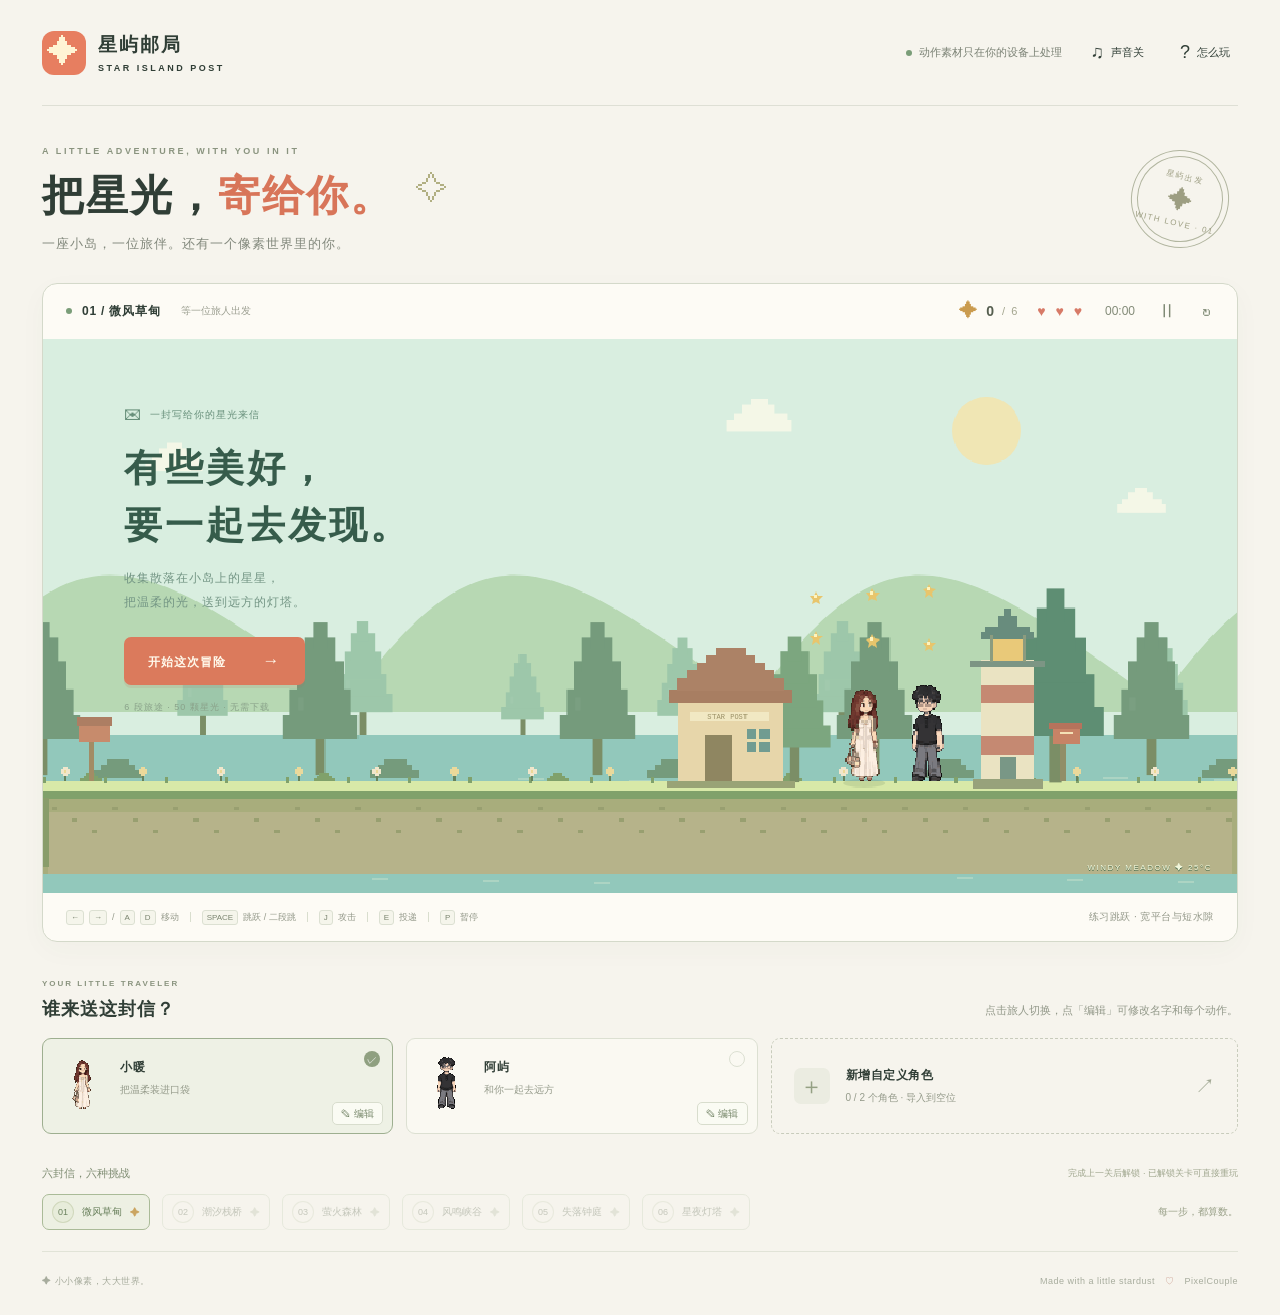
<file: index.html>
<!doctype html>
<html lang="zh-CN">
<head>
<meta charset="utf-8"><meta name="viewport" content="width=device-width,initial-scale=1,viewport-fit=cover">
<meta name="theme-color" content="#f6f4ec"><meta name="description" content="一场可以带着自己出发的像素小冒险。导入完整角色动作图，成为像素旅人，收集星光，把信送往灯塔。">
<title>星屿邮局 · 把星光寄给你</title>
<link rel="icon" href="data:image/svg+xml,%3Csvg xmlns='http://www.w3.org/2000/svg' viewBox='0 0 64 64'%3E%3Crect width='64' height='64' rx='16' fill='%23ec795d'/%3E%3Cpath d='m32 10 6 14 16 2-12 11 3 17-13-8-14 8 3-17L10 26l16-2Z' fill='%23fff4cb'/%3E%3C/svg%3E">
<link rel="stylesheet" href="style.css"><link rel="stylesheet" href="workshop.css"><link rel="stylesheet" href="victory.css">
</head>
<body>
<div class="page">
<header class="site-header"><a class="brand" href="#" aria-label="星屿邮局首页"><span class="brand-icon">✦</span><span>星屿邮局<small>STAR ISLAND POST</small></span></a><div class="header-right"><span class="privacy"><i></i>动作素材只在你的设备上处理</span><button class="icon-btn" id="soundBtn" aria-label="开启声音" title="开启声音">♫<span id="soundLabel">声音关</span></button><button class="icon-btn" id="helpBtn" aria-label="查看玩法">?<span>怎么玩</span></button></div></header>
<main>
<section class="heading"><div><div class="eyebrow">A LITTLE ADVENTURE, WITH YOU IN IT</div><h1>把星光，<span>寄给你。</span><i>✧</i></h1><p>一座小岛，一位旅伴。还有一个像素世界里的你。</p></div><div class="postmark" aria-hidden="true"><span>星屿出发</span><b>✦</b><span>WITH LOVE · 01</span></div></section>
<section class="game-shell" aria-label="星屿邮局游戏">
<div class="game-top"><div class="chapter-title"><span class="live-dot"></span><b id="levelName">01 / 微风草甸</b><span class="game-status" id="gameStatus">等一位旅人出发</span></div><div class="hud"><span class="star-counter">✦ <b id="starCount">0</b><small>/ <span id="starTotal">6</span></small></span><span id="hearts" aria-label="3颗心">♥ ♥ ♥</span><span class="time" id="time">00:00</span><button id="pauseBtn" class="mini-btn" aria-label="暂停游戏" title="暂停 · P">Ⅱ</button><button id="restartBtn" class="mini-btn" aria-label="重新开始本关" title="重新开始本关">↻</button></div></div>
<div class="stage" id="stage"><canvas id="game" width="1120" height="520" tabindex="0" aria-label="像素冒险。左右方向键移动，空格跳跃，可二段跳，J键攻击，E键投递。"></canvas>
<div class="intro" id="intro"><div class="intro-label"><span>✉</span> 一封写给你的星光来信</div><h2>有些美好，<br>要一起去发现。</h2><p>收集散落在小岛上的星星，<br>把温柔的光，送到远方的灯塔。</p><button class="primary" id="startBtn">开始这次冒险 <span>→</span></button><div class="intro-note">6 段旅途 · 50 颗星光 · 无需下载</div></div>
<div class="scene-tag" id="sceneTag">WINDY MEADOW <span>✦</span> 25°C</div>
<div class="mechanic-badge" id="mechanicBadge" hidden></div><div class="combat-hud" id="combatHud" hidden><span>击退 <b id="defeatCount">0 / 1</b></span><span class="combat-key">J 攻击</span></div>
<div class="message" id="gameMessage" role="status" aria-live="polite"></div>
<div class="mobile-controls" id="mobileControls"><div><button data-control="left" aria-label="向左移动">←</button><button data-control="right" aria-label="向右移动">→</button></div><div><button data-control="attack" class="attack-control" aria-label="攻击怪兽">⚔</button><button data-control="interact" aria-label="投递星光">✉</button><button data-control="jump" class="jump-control" aria-label="跳跃">↑</button></div></div>
<div class="overlay" id="resultOverlay" hidden><div class="result-card"><div id="resultIcon" class="result-icon">✦</div><div class="eyebrow" id="resultEyebrow">A LITTLE LIGHT, A LONG WAY</div><h2 id="resultTitle">这一站，送达。</h2><p id="resultText"></p><div id="resultStats" class="result-stats"></div><button class="primary" id="continueBtn">前往下一座岛 →</button><button class="text-btn" id="homeBtn">回到出发地</button></div></div>
</div>
<div class="game-bottom"><span class="control-guide"><kbd>←</kbd><kbd>→</kbd> / <kbd>A</kbd><kbd>D</kbd> 移动 <span class="separator"></span><kbd>SPACE</kbd> 跳跃 / 二段跳 <span class="separator"></span><kbd>J</kbd> 攻击 <span class="separator"></span><kbd>E</kbd> 投递 <span class="separator"></span><kbd>P</kbd> 暂停</span><span class="goal" id="mechanicLabel">练习跳跃 · 宽平台与短水隙</span></div>
</section>
<section class="characters"><div class="section-label"><div><span class="eyebrow">YOUR LITTLE TRAVELER</span><h2>谁来送这封信？</h2></div><p>点击旅人切换，点「编辑」可修改名字和每个动作。</p></div><div class="character-list" id="characterList"><div class="character-entry" id="herEntry"><button class="character selected" data-character="her" aria-pressed="true"><canvas width="80" height="80" id="herThumb"></canvas><span><b id="herName">小暖</b><small>把温柔装进口袋</small></span><i>✓</i></button><button class="edit-character" type="button" data-edit-character="her" aria-label="编辑角色">✎ 编辑</button></div><div class="character-entry" id="meEntry"><button class="character" data-character="me" aria-pressed="false"><canvas width="80" height="80" id="meThumb"></canvas><span><b id="meName">阿屿</b><small>和你一起去远方</small></span><i>✓</i></button><button class="edit-character" type="button" data-edit-character="me" aria-label="编辑角色">✎ 编辑</button></div><div class="character-entry" id="customEntry" hidden><button class="character custom-card" id="customCard" data-character="custom" aria-pressed="false" hidden><canvas width="80" height="80" id="customThumb"></canvas><span><b id="customName">我的像素小人</b><small id="customMeta">角色 1 · 自动攻击</small></span><i>✓</i></button><button class="edit-character" type="button" data-edit-character="custom" aria-label="编辑角色">✎ 编辑</button></div><div class="character-entry" id="customEntry2" hidden><button class="character custom-card" id="customCard2" data-character="custom2" aria-pressed="false" hidden><canvas width="80" height="80" id="customThumb2"></canvas><span><b id="customName2">我的像素小人 2</b><small id="customMeta2">角色 2 · 自动攻击</small></span><i>✓</i></button><button class="edit-character" type="button" data-edit-character="custom2" aria-label="编辑角色">✎ 编辑</button></div><button class="upload-card" id="uploadBtn"><span class="upload-icon">＋</span><span><b id="uploadLabel">新增自定义角色</b><small id="uploadHint">0 / 2 个角色 · 导入到空位</small></span><span class="upload-arrow">↗</span></button></div></section>
<div class="route-caption"><span>六封信，六种挑战</span><small>完成上一关后解锁 · 已解锁关卡可直接重玩</small></div><div class="trip-row"><button class="trip-stop active" id="stop0"><span>01</span>微风草甸 <i>✦</i></button><button class="trip-stop " id="stop1"><span>02</span>潮汐栈桥 <i>✦</i></button><button class="trip-stop " id="stop2"><span>03</span>萤火森林 <i>✦</i></button><button class="trip-stop " id="stop3"><span>04</span>风鸣峡谷 <i>✦</i></button><button class="trip-stop " id="stop4"><span>05</span>失落钟庭 <i>✦</i></button><button class="trip-stop " id="stop5"><span>06</span>星夜灯塔 <i>✦</i></button><span class="best" id="bestRecord">每一步，都算数。</span></div>
</main><footer><span>✦ 小小像素，大大世界。</span><span>Made with a little stardust <i>♡</i> PixelCouple</span></footer>
</div>
<dialog id="helpDialog" class="help-dialog"><button id="closeHelp" class="close-btn" aria-label="关闭玩法">×</button><div class="eyebrow">A GUIDE TO YOUR ADVENTURE</div><h2>慢慢走，星光在等你。</h2><ol><li><b>选择旅人</b> · 可用原作小人，也可导入待机、行走和跳跃动作图，保留完整像素原画，可同时保存两个自定义角色。</li><li><b>收集每关全部星光</b> · 左右移动，空格跳跃，再按一次可二段跳。手机用屏幕按钮。</li><li><b>击退巡逻怪兽</b> · J键或屏幕⚔按钮攻击，可长按连击。露芽怪需1次攻击，苔石怪需2次；碰到怪兽会扣心。</li><li><b>小心雨云和水面</b> · 碰到会损失一颗心，并返回附近的安全位置。</li><li><b>把星光寄出</b> · 抵达最右侧灯塔，收集齐后按 E 或屏幕信封按钮。</li></ol><p>共 6 关、50 颗星光。依次学会二段跳、搭乘移动平台、使用蘑菇弹跳台、应对阵风、快速通过坍塌石板。P 暂停，↻ 重玩。素材和进度只存在当前浏览器，离线也能玩。</p><button class="primary" id="helpOk">知道啦，出发！ →</button></dialog>
<div id="toast" class="toast" role="status" aria-live="polite"></div>
<dialog id="victoryDialog" class="victory-dialog" aria-labelledby="victoryTitle" aria-describedby="victoryText">
<div class="victory-postcard">
<div class="victory-kicker"><span>STAR ISLAND POST</span><span>✦ JOURNEY COMPLETE ✦</span></div>
<div class="victory-medal" aria-hidden="true">✦</div>
<h2 id="victoryTitle">胜利！星光全部送达。</h2>
<p id="victoryText">六封信，六段旅途。谢谢你，把温柔送到了世界的尽头。</p>
<canvas id="victoryArt" width="640" height="160" aria-label="旅人与灯塔的胜利纪念画"></canvas>
<div class="victory-stats">
<div><span>收集星光</span><strong id="victoryStars">50 / 50</strong><small>颗闪亮的心意</small></div>
<div><span id="victoryTimeLabel">全程用时</span><strong id="victoryTime">00:00</strong><small id="victoryRecord">本次冒险已完成</small></div>
<div><span>完成关卡</span><strong id="victoryLevels">6 / 6</strong><small id="victoryMode">完整旅程</small></div>
</div>
<div class="victory-route-label"><span>这一路，都有星光作证。</span><span>DELIVERY RECEIPT</span></div>
<ol class="victory-stamps" id="victoryStamps" aria-label="各关投递记录"></ol>
<p class="victory-signoff" id="victorySignoff">小小旅人，这次冒险因你而完整。</p>
<div class="victory-actions"><button class="primary" id="victoryReplay" autofocus>再寄一封信 →</button><button id="victoryHome">回到出发地</button></div>
<div class="victory-footnote" id="victoryFootnote">星光会留在这里，等你下一次出发。</div>
</div>
</dialog>
<script src="assets-data.js"></script><script src="xiaozi-punch.js"></script><script src="sprite-workshop.js"></script><script src="levels.js"></script><script src="combat.js"></script><script src="game.js"></script>
</body></html>
</file>
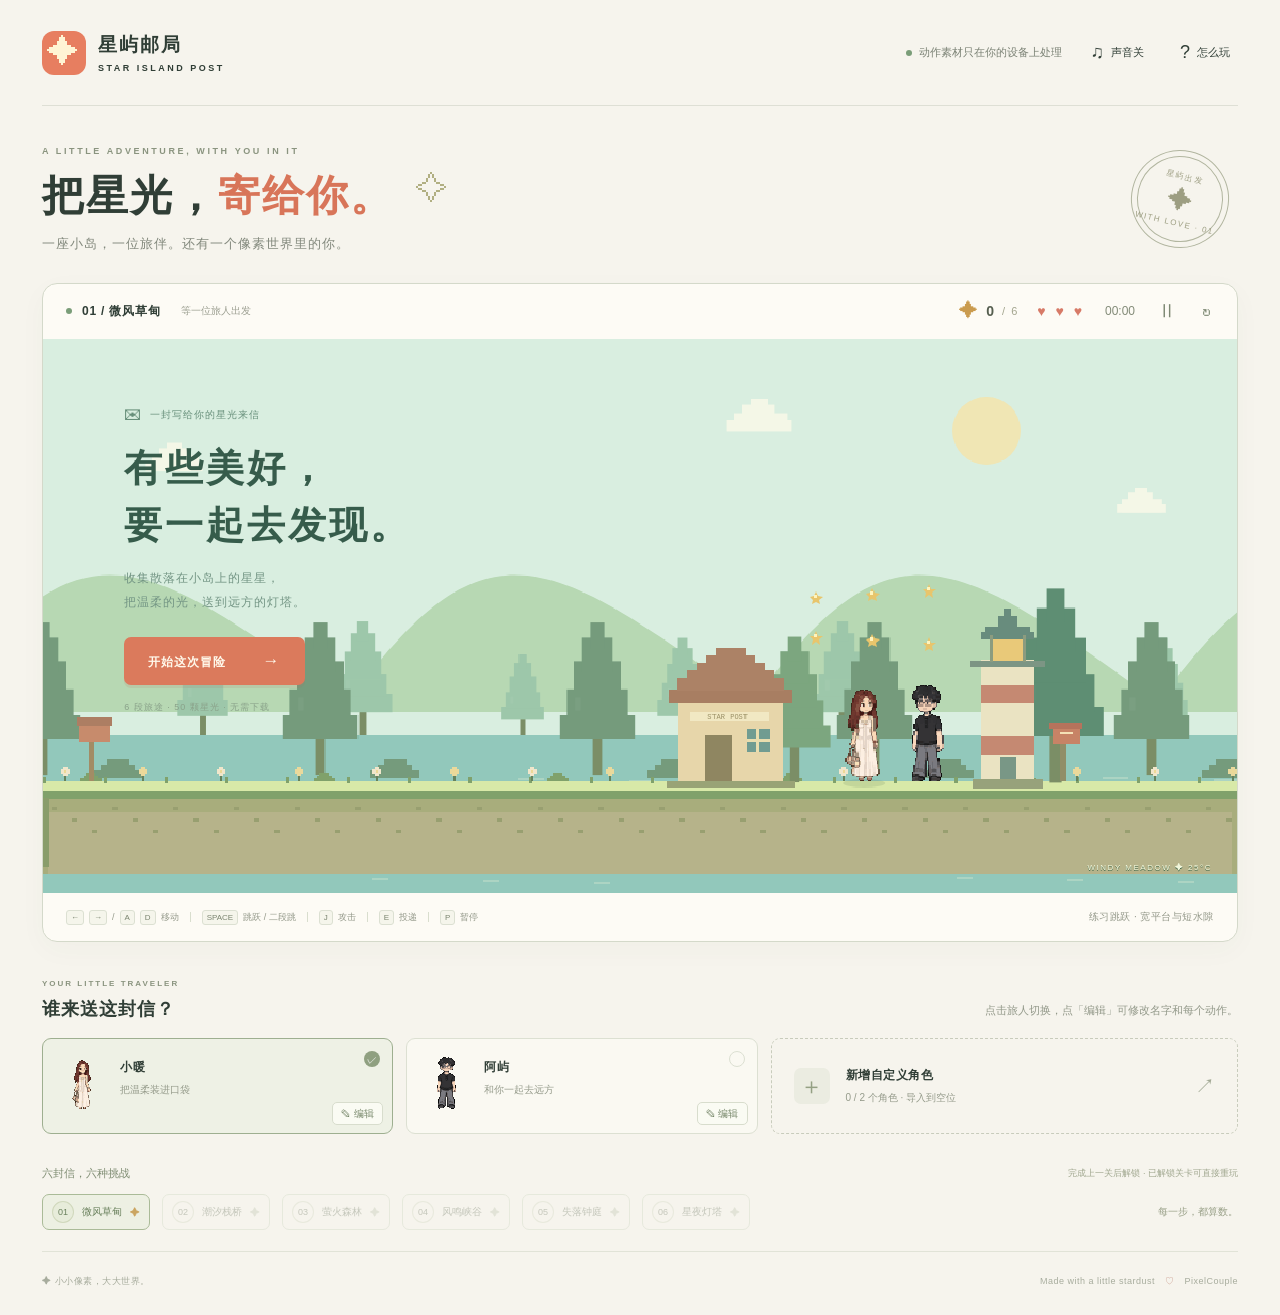
<file: 星屿邮局-离线版.html>
<!doctype html>
<html lang="zh-CN">
<head>
<meta charset="utf-8"><meta name="viewport" content="width=device-width,initial-scale=1,viewport-fit=cover">
<meta name="theme-color" content="#f6f4ec"><meta name="description" content="一场可以带着自己出发的像素小冒险。导入完整角色动作图，成为像素旅人，收集星光，把信送往灯塔。">
<title>星屿邮局 · 把星光寄给你</title>
<link rel="icon" href="data:image/svg+xml,%3Csvg xmlns='http://www.w3.org/2000/svg' viewBox='0 0 64 64'%3E%3Crect width='64' height='64' rx='16' fill='%23ec795d'/%3E%3Cpath d='m32 10 6 14 16 2-12 11 3 17-13-8-14 8 3-17L10 26l16-2Z' fill='%23fff4cb'/%3E%3C/svg%3E">
<style>
@font-face{font-family:system-ui;src:local("Microsoft YaHei")}*{box-sizing:border-box}body{margin:0;background:#f6f4ed;color:#303e36;font-family:Inter,"Segoe UI","Microsoft YaHei",sans-serif;-webkit-font-smoothing:antialiased}button,a{-webkit-tap-highlight-color:transparent}button{font:inherit;color:inherit;cursor:pointer}button:focus-visible,a:focus-visible,input:focus-visible,canvas:focus-visible{outline:3px solid #dc7457;outline-offset:4px}button:disabled{opacity:.55;cursor:wait}button{transition:background .16s,transform .16s}button:hover{filter:brightness(.97)}button:active{transform:translateY(1px)}button[hidden],[hidden]{display:none!important}a{color:inherit;text-decoration:none}.page{max-width:1280px;padding:0 42px;margin:auto}.site-header{height:106px;border-bottom:1px solid #dedfd5;display:flex;align-items:center;justify-content:space-between}.brand{display:flex;align-items:center;gap:12px;font-size:19px;font-weight:750;letter-spacing:2px}.brand-icon{background:#e77e60;color:#fff4d4;border-radius:12px;display:grid;place-items:center;width:44px;height:44px;font-size:32px;font-weight:400}.brand small{display:block;font-size:9px;letter-spacing:2.5px;font-weight:600;margin-top:5px}.header-right{display:flex;gap:20px;align-items:center}.privacy{font-size:11px;color:#7b8275;display:flex;align-items:center;gap:7px}.privacy i,.live-dot{display:inline-block;background:#7a9d78;width:6px;height:6px;border-radius:100%}.icon-btn{border:0;background:none;font-size:18px;display:flex;gap:7px;align-items:center;padding:8px}.icon-btn span{font-size:11px}.heading{padding:40px 0 30px;display:flex;justify-content:space-between;align-items:center}.eyebrow{font-size:9px;letter-spacing:2.6px;color:#8a947f;font-weight:700}.heading h1{font-size:42px;letter-spacing:2px;line-height:1.35;margin:12px 0 10px;font-weight:750}.heading h1 span{color:#d87559}.heading h1 i{font-style:normal;font-weight:300;font-size:32px;margin-left:22px;color:#b1af82;vertical-align:top}.heading p{font-size:13px;letter-spacing:1px;margin:0;color:#83897d}.postmark{border:1px solid #b2b6a0;outline:1px solid #b2b6a0;outline-offset:5px;width:86px;height:86px;border-radius:100%;display:flex;flex-direction:column;align-items:center;justify-content:center;transform:rotate(13deg);color:#9d9e82;gap:4px;margin-right:15px}.postmark span{font-size:8px;letter-spacing:1.5px}.postmark b{font-size:25px;font-weight:400}.game-shell{border:1px solid #d4d9ca;border-radius:15px;overflow:hidden;box-shadow:0 8px 28px #40593908;background:#fdfbf5}.game-top{height:55px;padding:0 23px;display:flex;align-items:center;justify-content:space-between}.chapter-title{display:flex;align-items:center;gap:10px;font-size:12px}.chapter-title b{font-weight:600;letter-spacing:.8px}.game-status{color:#9b9e90;font-size:10px;margin-left:10px}.hud{display:flex;align-items:center;gap:20px;font-size:13px}.star-counter{color:#ca9b4e;font-size:19px;display:flex;align-items:center;gap:8px}.star-counter b{font-size:14px;color:#555e4f}.star-counter small{font-size:11px;color:#a3a58e}.star-counter small span{margin-left:3px}#hearts{font-size:14px;color:#d77a67;letter-spacing:3px}.time{font-size:12px;color:#838b78;font-variant-numeric:tabular-nums}.mini-btn{background:transparent;border:0;color:#7d8873;padding:3px;font-size:18px}.stage{position:relative;aspect-ratio:1120/520;background:#cce7d9;overflow:hidden}#game{width:100%;height:100%;display:block;image-rendering:pixelated;touch-action:none;outline-offset:-4px}.intro{position:absolute;left:6.8%;top:12%;width:45%;pointer-events:auto}.intro-label{font-size:10px;letter-spacing:1px;display:flex;align-items:center;gap:8px;color:#678f7a}.intro-label span{font-size:17px}.intro h2{font-size:38px;line-height:1.5;letter-spacing:3px;margin:15px 0 12px;font-weight:750;color:#365c4b}.intro p{font-size:12px;line-height:2;letter-spacing:1px;color:#739584;margin-bottom:23px}.primary{border:0;background:#db7a5c;color:#fff9eb;padding:14px 24px;border-radius:7px;font-size:12px;font-weight:600;letter-spacing:1px;box-shadow:0 3px 0 #ba614f20}.primary span{margin-left:32px;font-size:17px}.intro-note{font-size:9px;color:#8aa28a;letter-spacing:1px;margin-top:16px}.scene-tag{position:absolute;bottom:21px;right:25px;font-size:8px;letter-spacing:1.5px;color:#f0f6da;text-shadow:0 1px #4b6f50}.scene-tag span{margin:0 9px}.message{position:absolute;top:15px;left:50%;transform:translateX(-50%);background:#fff9e9eF;border:1px solid #d9dfb6;border-radius:20px;padding:10px 22px;white-space:nowrap;font-size:11px;color:#596748;pointer-events:none;opacity:0;transition:opacity .2s}.message.show{opacity:1}.game-bottom{height:48px;padding:0 23px;display:flex;align-items:center;justify-content:space-between;color:#939889;font-size:9px}.control-guide{display:flex;gap:5px;align-items:center}kbd{border:1px solid #dce0d2;background:#f5f5eb;border-radius:3px;font-size:8px;padding:2px 4px;font-family:inherit;color:#7b8570}.separator{width:1px;height:10px;background:#d9dece;margin:0 6px}.goal{font-size:10px;letter-spacing:.5px}.goal i{font-style:normal;color:#c49d50;margin-right:6px}.characters{padding:30px 0 28px}.section-label{display:flex;justify-content:space-between;align-items:end;margin-bottom:17px}.section-label .eyebrow{font-size:8px;letter-spacing:2px}.section-label h2{font-size:18px;letter-spacing:1px;margin:7px 0 0;font-weight:650}.section-label p{font-size:11px;color:#93998a;margin:0 0 3px}.character-list{display:flex;gap:13px;flex-wrap:wrap}.character{display:flex;align-items:center;position:relative;border:1px solid #dce0d2;border-radius:9px;background:#faf9f2;text-align:left;flex:1;min-width:200px;padding:4px 18px 4px 6px;height:86px;gap:4px}.character canvas{width:73px;height:73px;image-rendering:pixelated;flex-shrink:0}.character b,.upload-card b{font-size:12px;display:block;font-weight:600;letter-spacing:.5px}.character small,.upload-card small{font-size:10px;display:block;color:#959b8b;margin-top:7px;white-space:nowrap}.character i{font-style:normal;width:16px;height:16px;border:1px solid #dce0d2;color:transparent;border-radius:50%;font-size:10px;display:grid;place-items:center;margin-left:auto}.character.selected{background:#eef1e5;border-color:#9eaf90}.character.selected i{background:#8fa080;color:white;border-color:transparent}.upload-card{border:1px dashed #c8ccbc;background:transparent;border-radius:9px;display:flex;align-items:center;padding:16px 22px;gap:16px;flex:1.2;min-width:260px;text-align:left}.upload-icon{width:36px;height:36px;background:#ebece1;color:#94a083;display:grid;place-items:center;border-radius:7px;font-size:23px;font-weight:300}.upload-arrow{margin-left:auto;color:#a4aa96;font-size:20px}.trip-row{display:flex;align-items:center;gap:17px;border-top:1px solid #e1e3d7;padding:21px 0;color:#969d8c;font-size:10px}.trip-label{margin-right:18px}.trip-stop{display:flex;align-items:center;gap:8px;white-space:nowrap}.trip-stop span{font-size:9px;border-radius:50%;border:1px solid #dce0ce;padding:5px}.trip-stop i{font-style:normal;font-size:10px;color:#cfd4c2}.trip-stop.active{color:#6a815d}.trip-stop.active span{background:#e7ecda;border-color:#d0d8bc}.trip-stop.active i{color:#cba561}.trip-stop.done i{color:#cf9b51}.trip-line{height:1px;width:30px;background:#d9dfcd}.best{margin-left:auto;font-size:10px;color:#99a088}footer{border-top:1px solid #e1e3d7;padding:23px 0 27px;display:flex;justify-content:space-between;color:#a7ac9d;font-size:9px;letter-spacing:.5px}footer i{font-style:normal;color:#ca9b8d;margin:0 7px}.overlay{position:absolute;inset:0;background:#294c3d60;backdrop-filter:blur(4px);display:grid;place-items:center}.result-card{text-align:center;border:1px solid #e2dfc8;background:#fffaf0;padding:24px 46px;border-radius:16px;max-width:90%;box-shadow:0 15px 50px #273c3720}.result-icon{font-size:39px;color:#d4ac58;margin-bottom:10px}.result-card .eyebrow{font-size:8px}.result-card h2{font-size:26px;letter-spacing:2px;margin:12px 0}.result-card p{font-size:12px;line-height:1.9;color:#8c9380;white-space:pre-line}.result-stats{display:flex;justify-content:center;gap:28px;font-size:11px;color:#8a9278;margin:20px 0}.text-btn{display:block;background:none;border:0;color:#949b87;font-size:10px;margin:14px auto 0}.mobile-controls{display:none;position:absolute;bottom:14px;left:15px;right:15px;justify-content:space-between;pointer-events:none}.mobile-controls div{display:flex;gap:10px}.mobile-controls button{pointer-events:auto;touch-action:none;user-select:none;-webkit-user-select:none;border:1px solid #ffffff75;width:48px;height:48px;border-radius:12px;background:#fffbedce;color:#57765c;font-size:23px;box-shadow:0 3px 0 #2e48351a}.mobile-controls .jump-control{background:#dc805fdf;color:white}.toast{position:fixed;bottom:28px;left:50%;transform:translateX(-50%);color:#fff9eb;background:#455d47;padding:12px 24px;border-radius:8px;font-size:12px;opacity:0;pointer-events:none;transition:opacity .2s;z-index:100}.toast.show{opacity:1}.help-dialog{border:1px solid #dedfcc;border-radius:17px;background:#fffaf0;color:#465c48;padding:38px;max-width:530px;width:calc(100% - 32px)}dialog::backdrop{background:#294b4165;backdrop-filter:blur(3px)}.help-dialog h2{font-size:24px;margin:16px 0 24px;letter-spacing:1px}.help-dialog ol{padding-left:21px;font-size:12px;line-height:2.2}.help-dialog li{padding-bottom:11px}.help-dialog p{font-size:11px;color:#929981;line-height:1.9;margin-bottom:25px}.close-btn{position:absolute;top:12px;right:14px;border:0;background:none;font-size:24px;color:#92977e}
@media(min-width:1400px){.page{max-width:1360px}.heading{padding-top:43px}.intro h2{font-size:42px}.intro{top:14%}}
@media(max-width:900px){.page{padding:0 22px}.site-header{height:80px}.privacy{display:none}.heading{padding:26px 0}.heading h1{font-size:34px}.postmark{width:67px;height:67px}.game-status{display:none}.intro h2{font-size:28px;margin:8px 0}.intro p{font-size:10px;margin:8px 0 15px}.intro{top:9%}.primary{padding:12px 18px}.intro-label{font-size:8px}.intro-note{font-size:8px;margin-top:12px}.game-bottom{padding:0 15px}.goal{display:none}.character{min-width:180px}.upload-card{min-width:220px}.trip-row{gap:10px}.trip-label{display:none}.trip-line{width:15px}.result-card{padding:18px 32px}.result-card h2{font-size:21px}.result-stats{margin:14px 0}.result-icon{font-size:28px}}
@media(pointer:coarse){.mobile-controls{display:flex}.control-guide{font-size:0}.control-guide kbd,.control-guide .separator{display:none}.control-guide:after{content:'左侧移动 · 右侧攻击 / 跳跃 / 投递 · 连按可二段跳';font-size:10px}.scene-tag{bottom:78px}}
@media(max-width:600px){.page{padding:0 14px}.site-header{height:73px}.brand{font-size:16px;gap:8px}.brand-icon{width:35px;height:35px;font-size:26px;border-radius:9px}.brand small{font-size:7px;letter-spacing:1.9px}.header-right{gap:5px}.icon-btn{gap:4px;font-size:16px}.icon-btn span{font-size:9px}.heading{padding:24px 3px}.heading .eyebrow{font-size:7px;letter-spacing:1.7px}.heading h1{font-size:30px;letter-spacing:0;margin:10px 0}.heading h1 i{font-size:24px;margin-left:10px}.heading p{font-size:10px;letter-spacing:.4px}.postmark{display:none}.game-top{height:48px;padding:0 11px}.chapter-title{font-size:10px;gap:6px}.hud{gap:9px}.star-counter{font-size:14px;gap:4px}.star-counter b{font-size:12px}.star-counter small{font-size:10px}#hearts{font-size:10px;letter-spacing:1px}.time{font-size:10px}.mini-btn{font-size:16px}.stage{aspect-ratio:4/4.5}.intro{left:8%;top:7%;width:80%}.intro-label{font-size:9px}.intro h2{font-size:32px;margin:12px 0}.intro p{font-size:11px;margin-bottom:18px}.intro-note{font-size:8px}.intro .primary{font-size:11px;padding:13px 20px}.game-bottom{height:37px;padding:0 12px}.control-guide{font-size:8px;gap:3px}.separator{margin:0 3px}kbd{font-size:6px;padding:2px}.section-label p{display:none}.characters{padding:23px 0}.section-label h2{font-size:17px}.character-list{gap:9px}.character{min-width:calc(50% - 9px);height:77px;padding-right:10px;gap:0}.character canvas{width:60px;height:65px}.character b{font-size:11px}.character small{font-size:8px;margin-top:5px}.character i{width:13px;height:13px;font-size:8px}.upload-card{min-width:100%;padding:13px 18px;height:73px}.trip-row{gap:7px;justify-content:space-between;padding:18px 0}.trip-stop{font-size:9px;gap:5px}.trip-stop span{padding:4px;font-size:8px}.trip-stop i{display:none}.trip-line{width:16px}.best{display:none}footer{font-size:8px;letter-spacing:0;padding:18px 0}footer span:last-child{font-size:7px}.scene-tag{font-size:6px}.message{max-width:90%;font-size:10px;white-space:normal;text-align:center;line-height:1.7;width:max-content}.result-card{padding:27px 24px}.result-card h2{font-size:23px}.help-dialog{padding:32px 23px}.help-dialog h2{font-size:21px}.help-dialog ol{font-size:11px}.result-card .primary{font-size:11px}.mobile-controls button{width:47px;height:47px}}
.has-touch .mobile-controls{display:flex}.has-touch .control-guide{font-size:0}.has-touch .control-guide kbd,.has-touch .control-guide .separator{display:none}.has-touch .control-guide:after{content:'左侧移动 · 右侧攻击 / 跳跃 / 投递 · 连按可二段跳';font-size:10px}.has-touch .scene-tag{bottom:78px}
@media(prefers-reduced-motion:reduce){*{transition:none!important;scroll-behavior:auto!important}}

.route-caption{display:flex;justify-content:space-between;align-items:center;font-size:11px;color:#7e8c72;margin-top:4px}.route-caption small{font-size:9px;color:#a0a78f}.trip-row{flex-wrap:wrap;gap:12px;border-top:0;padding-top:13px}.trip-stop{border:1px solid #d8dfcd;border-radius:7px;background:transparent;padding:6px 9px;font:10px inherit}.trip-stop.active{border-color:#aabb98;background:#edf0e3}.trip-stop:disabled{opacity:.5;cursor:not-allowed}.game-status{max-width:330px;overflow:hidden;white-space:nowrap;text-overflow:ellipsis}.goal{max-width:50%;white-space:nowrap;overflow:hidden;text-overflow:ellipsis}@media(max-width:600px){.route-caption{font-size:10px}.route-caption small{font-size:8px;max-width:50%;text-align:right}.trip-row{display:grid;grid-template-columns:repeat(3,1fr);gap:7px}.trip-stop{padding:6px 4px;justify-content:center;font-size:9px}.trip-stop span{padding:2px}.goal{display:none}}

.mechanic-badge{position:absolute;right:15px;top:63px;font-size:10px;color:#6d7d5f;background:#fff9e8d9;border:1px solid #d6dfbf;border-radius:15px;padding:7px 12px;pointer-events:none}

.character-list .character>span{min-width:0}.character-list .character b{max-width:150px;white-space:nowrap;overflow:hidden;text-overflow:ellipsis}.character-list .custom-card small{font-size:9px}.upload-card b{white-space:nowrap}@media(max-width:600px){.character-list .character b{max-width:82px}.character-list .custom-card small{font-size:8px}.character-list .character{min-width:0;flex-basis:calc(50% - 5px)}.character-list .upload-card{flex-basis:100%}}

.combat-hud{position:absolute;left:15px;top:63px;display:flex;align-items:center;gap:12px;padding:7px 12px;border:1px solid #d4dec1;background:#fff9e8e8;border-radius:15px;color:#728563;font-size:10px;pointer-events:none}.combat-hud b{font-weight:600;color:#5c7854;font-variant-numeric:tabular-nums}.combat-key{color:#b5825c;border-left:1px solid #dce1c9;padding-left:10px}.mobile-controls .attack-control{background:#c6d3a6ee;color:#526e49}.has-touch .combat-key{display:none}@media(max-width:400px){.mobile-controls button{width:42px;height:44px;font-size:21px}.mobile-controls div{gap:7px}.combat-hud{font-size:9px;padding:7px 10px}.mechanic-badge{font-size:9px;padding:7px 10px}.control-guide:after{font-size:9px!important}}

.has-touch .combat-hud,.has-touch .mechanic-badge{top:83px}
/* Role selection and editing remain separate, accessible controls. */
.character-entry{position:relative;flex:1;min-width:210px}
.character-entry .character{width:100%;min-width:0;height:96px;padding:4px 30px 20px 5px}
.character-entry .character canvas{width:68px;height:68px}
.character-entry .character i{position:absolute;top:12px;right:12px;margin:0}
.edit-character{position:absolute;bottom:9px;right:10px;border:1px solid #d8ddcd;border-radius:5px;background:#fafbf3;color:#78886b;padding:3px 8px;font-size:10px;line-height:1.5}
.edit-character:hover{background:#e6ecdb;border-color:#a9b89a}
@media(max-width:600px){.character-entry{min-width:0;flex-basis:calc(50% - 5px)}.character-entry .character{height:100px;padding:4px 17px 24px 1px}.character-entry .character canvas{width:52px;height:60px}.character-entry .character i{top:9px;right:9px}.edit-character{bottom:8px;right:9px;padding:3px 8px}.character-entry .character b{max-width:88px;letter-spacing:0}}

</style><style>
.sw-dialog{width:min(960px,calc(100vw - 28px));max-height:calc(100dvh - 28px);padding:0;border:1px solid #cdd3bd;border-radius:18px;background:#faf8ef;color:#3e5141;overflow:auto}.sw-shell{padding:28px 30px}.sw-top{position:relative;padding-right:30px}.sw-top .close-btn{top:-13px;right:-16px}.sw-top h2{font-size:25px;letter-spacing:1px;margin:12px 0}.sw-top p{font-size:11px;line-height:1.8;color:#8b947e;margin-bottom:22px}.sw-guide{border:1px solid #dbe0cb;background:#f1f3e7;border-radius:9px;padding:14px 17px}.sw-guide summary{font-size:12px;font-weight:600;cursor:pointer}.sw-guide p{font-size:11px;line-height:1.9;color:#7a886f;margin:12px 0}.sw-examples{font-size:10px;line-height:1.8;color:#8a936f}.sw-guide-actions{display:flex;gap:9px;margin-top:12px}.sw-dialog button:not(.close-btn){border:1px solid #ccd4bc;border-radius:6px;background:#fbfaf3;padding:9px 12px;font-size:11px}.sw-dialog button.active{color:#5e7658;background:#e3e9d6;border-color:#9ead8e}.sw-guide-actions button{font-size:10px!important}.sw-guide textarea{width:100%;height:130px;border:1px solid #cbd3b7;background:#fffdf5;padding:10px;font:11px/1.8 inherit;margin-top:10px;color:#738466;resize:vertical}.sw-body{display:grid;grid-template-columns:1.12fr 1fr;gap:26px;margin-top:24px}.sw-tabs{display:flex;gap:5px}.sw-tabs button{flex:1}.sw-spec{font-size:10px;line-height:1.8;color:#8b947d;min-height:36px;margin:11px 0}.sw-files{display:flex;flex-direction:column;gap:10px}.sw-file{display:flex;position:relative;align-items:center;gap:12px;padding:17px 14px;background:#fffdf6;border:1px dashed #bbc8a9;border-radius:8px;overflow:hidden;cursor:pointer}.sw-file input{position:absolute;inset:0;width:100%;height:100%;opacity:0;cursor:pointer}.sw-file:focus-within{outline:2px solid #d07b5c;outline-offset:2px}.sw-file-num{font-size:10px;color:#a5af94}.sw-file b{display:block;font-size:11px;font-weight:600}.sw-file small{display:block;font-size:9px;color:#98a189;margin-top:8px;max-width:270px;overflow:hidden;text-overflow:ellipsis;white-space:nowrap}.sw-plus{margin-left:auto;font-size:21px;color:#98a786}.sw-check{display:flex;align-items:center;flex-wrap:wrap;gap:7px;font-size:10px;margin:16px 0;color:#7e8b73}.sw-check input{accent-color:#82966e}.sw-check small{font-size:8px;color:#a0a68f}.sw-name{font-size:10px;display:flex;gap:8px;align-items:center;color:#869179}.sw-name input{flex:1;min-width:0;border:1px solid #d5ddc7;border-radius:6px;background:#fffdf7;height:35px;padding:8px 10px;font:11px inherit;color:#53644a}.sw-preview{background:#eaf0e1;border:1px solid #d4dec4;border-radius:10px;overflow:hidden;text-align:center;align-self:start}.sw-preview-label{padding:15px 13px;border-bottom:1px solid #d8e0c9;font-size:8px;letter-spacing:1.3px;color:#7c8c6c;display:flex;justify-content:space-between;gap:5px}.sw-preview-label span{font-size:8px;letter-spacing:0}.sw-preview canvas{width:100%;height:auto;display:block;image-rendering:pixelated}.sw-action-tabs{display:flex;justify-content:center;gap:5px}.sw-action-tabs button{padding:6px 13px!important}.sw-preview p{font-size:9px;color:#93a080;line-height:1.9;margin:12px}.sw-status{font-size:11px;color:#889775;line-height:1.8;min-height:20px;margin:20px 0 12px}.sw-status.error{color:#ba6652}.sw-bottom{border-top:1px solid #dfe3d3;display:flex;gap:10px;justify-content:space-between;align-items:center;padding:16px 0 0}.sw-bottom>span{font-size:9px;color:#a1a98f}.sw-bottom>div{display:flex;gap:8px}.sw-dialog .primary{background:#d77a5b!important;border-color:#d77a5b!important;color:#fff9e9}.sw-dialog button:disabled{opacity:.4;cursor:not-allowed}.sw-dialog::backdrop{background:#2f4a3f70;backdrop-filter:blur(4px)}
@media(max-width:650px){.sw-shell{padding:23px 17px}.sw-top h2{font-size:20px;line-height:1.5;letter-spacing:0}.sw-body{grid-template-columns:1fr;gap:18px;margin-top:17px}.sw-preview{display:grid;grid-template-columns:1fr 1fr}.sw-preview-label{grid-column:1/-1}.sw-preview canvas{grid-row:2/4}.sw-action-tabs{flex-wrap:wrap;align-content:center;padding:10px}.sw-preview p{margin:0 10px 10px;font-size:8px}.sw-action-tabs button{padding:7px 10px!important}.sw-guide{padding:12px}.sw-guide-actions{flex-wrap:wrap}.sw-bottom{align-items:stretch;flex-direction:column}.sw-bottom>div{justify-content:flex-end}.sw-spec{min-height:0}.sw-file small{max-width:240px}.sw-top p{font-size:10px}.sw-check{margin:12px 0}.sw-preview-label{font-size:7px}}

.sw-save-slot{display:flex;align-items:center;gap:9px;font-size:10px;color:#7d8e70;margin:14px 0 0}.sw-save-slot select{flex:1;min-width:0;width:100%;height:36px;border:1px solid #cbd6ba;border-radius:6px;background:#fffdf5;padding:0 9px;font:11px inherit;color:#5d7354}.sw-slot-note{font-size:9px;color:#a09170;line-height:1.8;margin:7px 0 13px}.sw-name{margin-top:2px}.sw-save-slot select:focus-visible{outline:2px solid #d07b5c;outline-offset:2px}@media(max-width:600px){.sw-save-slot{font-size:9px}.sw-save-slot select{font-size:10px}}

.sw-action-tabs{flex-wrap:wrap;padding:0 7px}.sw-action-tabs button{padding:6px 10px!important}@media(max-width:650px){.sw-action-tabs{padding:10px}.sw-action-tabs button{padding:7px 9px!important}}
.sw-dialog #aw-reset{color:#8b8067;background:#f6f3e9}.sw-bottom>div{flex-wrap:wrap;justify-content:flex-end}.sw-preview #aw-action-note{min-height:34px}.sw-dialog #aw-name{scroll-margin:18px}
@media(max-width:650px){.sw-bottom>div{gap:6px}.sw-bottom button{padding:9px 10px!important;font-size:10px!important}}

</style><style>
.victory-dialog{width:min(820px,calc(100vw - 28px));max-height:calc(100dvh - 28px);padding:0;border:1px solid #d6d4b7;border-radius:18px;background:#faf6e9;color:#3d564b;overflow:auto;box-shadow:0 24px 110px #142c5270}.victory-dialog::backdrop{background:#183344c9;backdrop-filter:blur(7px)}.victory-postcard{padding:25px 34px 22px;position:relative;text-align:center;background:linear-gradient(90deg,#d6c28b 50%,transparent 50%) 0 0/24px 4px repeat-x}.victory-kicker{display:flex;justify-content:space-between;font-size:8px;letter-spacing:2px;color:#9aa184;padding:4px 0 12px;border-bottom:1px solid #e2dfcb}.victory-medal{margin:18px auto 0;width:47px;height:47px;display:grid;place-items:center;border:1px solid #d5bc77;outline:1px solid #e5d8b0;outline-offset:4px;border-radius:50%;font-size:32px;color:#c59b48;background:#f5edcc}.victory-postcard h2{font-size:30px;letter-spacing:2px;margin:21px 0 10px;font-weight:750}.victory-postcard>p:first-of-type{font-size:11px;color:#92997e;line-height:1.8;margin:0 0 18px}#victoryArt{display:block;width:100%;height:auto;image-rendering:pixelated;border-radius:8px}.victory-stats{display:grid;grid-template-columns:repeat(3,1fr);border:1px solid #d9dfc6;background:#eff1e3;border-radius:9px;margin-top:17px;padding:15px 0}.victory-stats>div+div{border-left:1px solid #d8dfc4}.victory-stats span{display:block;font-size:10px;color:#8a9679;letter-spacing:1px}.victory-stats strong{font-size:25px;letter-spacing:1px;display:block;color:#4f6a50;margin:6px 0 5px;font-variant-numeric:tabular-nums;font-weight:650}.victory-stats small{display:block;font-size:9px;color:#9aa281}.victory-stats .new-record{color:#c08b42;font-weight:650}.victory-route-label{display:flex;justify-content:space-between;align-items:center;margin:19px 0 10px;font-size:10px;color:#8b9879}.victory-route-label span:last-child{font-size:7px;letter-spacing:1.7px;color:#a4aa93}.victory-stamps{list-style:none;padding:0;margin:0;display:grid;grid-template-columns:repeat(6,1fr);gap:7px}.victory-stamp{border:1px dashed #cbd7b6;border-radius:5px;background:#f5f7e9;padding:10px 2px 8px;position:relative}.stamp-number{display:block;font-size:9px;color:#9bae87;letter-spacing:2px;margin-bottom:6px}.victory-stamp b{display:block;font-size:10px;color:#6e8361;font-weight:550}.victory-stamp small{font-size:7px;display:block;color:#a0ab8a;margin-top:7px;white-space:nowrap}.victory-stamp.delivered:after{content:'✓';position:absolute;right:5px;top:4px;font-size:9px;color:#aab78f}.victory-stamp.skipped{opacity:.5;background:transparent;border-color:#d9ddce}.victory-signoff{font-size:10px;line-height:1.8;color:#a1a68f;margin:17px 0!important;letter-spacing:.5px}.victory-actions{display:flex;justify-content:center;gap:10px}.victory-actions button{border-radius:7px;padding:13px 22px;font-size:11px;font-weight:550;letter-spacing:.5px}.victory-actions button:not(.primary){border:1px solid #ccd6bd;background:#f7f8ed;color:#7a8b6a}.victory-footnote{font-size:8px;letter-spacing:1px;color:#b2b59f;margin-top:13px}
@media(max-width:600px){.victory-dialog{width:calc(100vw - 20px);max-height:calc(100dvh - 20px);border-radius:13px}.victory-postcard{padding:18px 17px}.victory-kicker{font-size:6px;letter-spacing:1.1px;padding-bottom:11px}.victory-medal{width:37px;height:37px;font-size:25px;margin-top:17px}.victory-postcard h2{font-size:22px;letter-spacing:.6px;margin:19px 0 8px}.victory-postcard>p:first-of-type{font-size:10px;line-height:1.9;margin-bottom:13px}.victory-stats{padding:12px 0;margin-top:12px}.victory-stats span{font-size:8px}.victory-stats strong{font-size:20px;margin:5px 0}.victory-stats small{font-size:7px}.victory-route-label{margin-top:15px;font-size:9px}.victory-route-label span:last-child{font-size:6px;letter-spacing:.8px}.victory-stamps{grid-template-columns:repeat(3,1fr);gap:6px}.victory-stamp{padding:8px 2px}.stamp-number{font-size:8px;margin-bottom:5px}.victory-stamp b{font-size:9px}.victory-stamp small{font-size:7px;margin-top:5px}.victory-signoff{font-size:9px;margin:12px 0!important}.victory-actions{gap:7px}.victory-actions button{font-size:10px;padding:12px 15px}.victory-footnote{font-size:7px;margin-top:11px}}

</style>
</head>
<body>
<div class="page">
<header class="site-header"><a class="brand" href="#" aria-label="星屿邮局首页"><span class="brand-icon">✦</span><span>星屿邮局<small>STAR ISLAND POST</small></span></a><div class="header-right"><span class="privacy"><i></i>动作素材只在你的设备上处理</span><button class="icon-btn" id="soundBtn" aria-label="开启声音" title="开启声音">♫<span id="soundLabel">声音关</span></button><button class="icon-btn" id="helpBtn" aria-label="查看玩法">?<span>怎么玩</span></button></div></header>
<main>
<section class="heading"><div><div class="eyebrow">A LITTLE ADVENTURE, WITH YOU IN IT</div><h1>把星光，<span>寄给你。</span><i>✧</i></h1><p>一座小岛，一位旅伴。还有一个像素世界里的你。</p></div><div class="postmark" aria-hidden="true"><span>星屿出发</span><b>✦</b><span>WITH LOVE · 01</span></div></section>
<section class="game-shell" aria-label="星屿邮局游戏">
<div class="game-top"><div class="chapter-title"><span class="live-dot"></span><b id="levelName">01 / 微风草甸</b><span class="game-status" id="gameStatus">等一位旅人出发</span></div><div class="hud"><span class="star-counter">✦ <b id="starCount">0</b><small>/ <span id="starTotal">6</span></small></span><span id="hearts" aria-label="3颗心">♥ ♥ ♥</span><span class="time" id="time">00:00</span><button id="pauseBtn" class="mini-btn" aria-label="暂停游戏" title="暂停 · P">Ⅱ</button><button id="restartBtn" class="mini-btn" aria-label="重新开始本关" title="重新开始本关">↻</button></div></div>
<div class="stage" id="stage"><canvas id="game" width="1120" height="520" tabindex="0" aria-label="像素冒险。左右方向键移动，空格跳跃，可二段跳，J键攻击，E键投递。"></canvas>
<div class="intro" id="intro"><div class="intro-label"><span>✉</span> 一封写给你的星光来信</div><h2>有些美好，<br>要一起去发现。</h2><p>收集散落在小岛上的星星，<br>把温柔的光，送到远方的灯塔。</p><button class="primary" id="startBtn">开始这次冒险 <span>→</span></button><div class="intro-note">6 段旅途 · 50 颗星光 · 无需下载</div></div>
<div class="scene-tag" id="sceneTag">WINDY MEADOW <span>✦</span> 25°C</div>
<div class="mechanic-badge" id="mechanicBadge" hidden></div><div class="combat-hud" id="combatHud" hidden><span>击退 <b id="defeatCount">0 / 1</b></span><span class="combat-key">J 攻击</span></div>
<div class="message" id="gameMessage" role="status" aria-live="polite"></div>
<div class="mobile-controls" id="mobileControls"><div><button data-control="left" aria-label="向左移动">←</button><button data-control="right" aria-label="向右移动">→</button></div><div><button data-control="attack" class="attack-control" aria-label="攻击怪兽">⚔</button><button data-control="interact" aria-label="投递星光">✉</button><button data-control="jump" class="jump-control" aria-label="跳跃">↑</button></div></div>
<div class="overlay" id="resultOverlay" hidden><div class="result-card"><div id="resultIcon" class="result-icon">✦</div><div class="eyebrow" id="resultEyebrow">A LITTLE LIGHT, A LONG WAY</div><h2 id="resultTitle">这一站，送达。</h2><p id="resultText"></p><div id="resultStats" class="result-stats"></div><button class="primary" id="continueBtn">前往下一座岛 →</button><button class="text-btn" id="homeBtn">回到出发地</button></div></div>
</div>
<div class="game-bottom"><span class="control-guide"><kbd>←</kbd><kbd>→</kbd> / <kbd>A</kbd><kbd>D</kbd> 移动 <span class="separator"></span><kbd>SPACE</kbd> 跳跃 / 二段跳 <span class="separator"></span><kbd>J</kbd> 攻击 <span class="separator"></span><kbd>E</kbd> 投递 <span class="separator"></span><kbd>P</kbd> 暂停</span><span class="goal" id="mechanicLabel">练习跳跃 · 宽平台与短水隙</span></div>
</section>
<section class="characters"><div class="section-label"><div><span class="eyebrow">YOUR LITTLE TRAVELER</span><h2>谁来送这封信？</h2></div><p>点击旅人切换，点「编辑」可修改名字和每个动作。</p></div><div class="character-list" id="characterList"><div class="character-entry" id="herEntry"><button class="character selected" data-character="her" aria-pressed="true"><canvas width="80" height="80" id="herThumb"></canvas><span><b id="herName">小暖</b><small>把温柔装进口袋</small></span><i>✓</i></button><button class="edit-character" type="button" data-edit-character="her" aria-label="编辑角色">✎ 编辑</button></div><div class="character-entry" id="meEntry"><button class="character" data-character="me" aria-pressed="false"><canvas width="80" height="80" id="meThumb"></canvas><span><b id="meName">阿屿</b><small>和你一起去远方</small></span><i>✓</i></button><button class="edit-character" type="button" data-edit-character="me" aria-label="编辑角色">✎ 编辑</button></div><div class="character-entry" id="customEntry" hidden><button class="character custom-card" id="customCard" data-character="custom" aria-pressed="false" hidden><canvas width="80" height="80" id="customThumb"></canvas><span><b id="customName">我的像素小人</b><small id="customMeta">角色 1 · 自动攻击</small></span><i>✓</i></button><button class="edit-character" type="button" data-edit-character="custom" aria-label="编辑角色">✎ 编辑</button></div><div class="character-entry" id="customEntry2" hidden><button class="character custom-card" id="customCard2" data-character="custom2" aria-pressed="false" hidden><canvas width="80" height="80" id="customThumb2"></canvas><span><b id="customName2">我的像素小人 2</b><small id="customMeta2">角色 2 · 自动攻击</small></span><i>✓</i></button><button class="edit-character" type="button" data-edit-character="custom2" aria-label="编辑角色">✎ 编辑</button></div><button class="upload-card" id="uploadBtn"><span class="upload-icon">＋</span><span><b id="uploadLabel">新增自定义角色</b><small id="uploadHint">0 / 2 个角色 · 导入到空位</small></span><span class="upload-arrow">↗</span></button></div></section>
<div class="route-caption"><span>六封信，六种挑战</span><small>完成上一关后解锁 · 已解锁关卡可直接重玩</small></div><div class="trip-row"><button class="trip-stop active" id="stop0"><span>01</span>微风草甸 <i>✦</i></button><button class="trip-stop " id="stop1"><span>02</span>潮汐栈桥 <i>✦</i></button><button class="trip-stop " id="stop2"><span>03</span>萤火森林 <i>✦</i></button><button class="trip-stop " id="stop3"><span>04</span>风鸣峡谷 <i>✦</i></button><button class="trip-stop " id="stop4"><span>05</span>失落钟庭 <i>✦</i></button><button class="trip-stop " id="stop5"><span>06</span>星夜灯塔 <i>✦</i></button><span class="best" id="bestRecord">每一步，都算数。</span></div>
</main><footer><span>✦ 小小像素，大大世界。</span><span>Made with a little stardust <i>♡</i> PixelCouple</span></footer>
</div>
<dialog id="helpDialog" class="help-dialog"><button id="closeHelp" class="close-btn" aria-label="关闭玩法">×</button><div class="eyebrow">A GUIDE TO YOUR ADVENTURE</div><h2>慢慢走，星光在等你。</h2><ol><li><b>选择旅人</b> · 可用原作小人，也可导入待机、行走和跳跃动作图，保留完整像素原画，可同时保存两个自定义角色。</li><li><b>收集每关全部星光</b> · 左右移动，空格跳跃，再按一次可二段跳。手机用屏幕按钮。</li><li><b>击退巡逻怪兽</b> · J键或屏幕⚔按钮攻击，可长按连击。露芽怪需1次攻击，苔石怪需2次；碰到怪兽会扣心。</li><li><b>小心雨云和水面</b> · 碰到会损失一颗心，并返回附近的安全位置。</li><li><b>把星光寄出</b> · 抵达最右侧灯塔，收集齐后按 E 或屏幕信封按钮。</li></ol><p>共 6 关、50 颗星光。依次学会二段跳、搭乘移动平台、使用蘑菇弹跳台、应对阵风、快速通过坍塌石板。P 暂停，↻ 重玩。素材和进度只存在当前浏览器，离线也能玩。</p><button class="primary" id="helpOk">知道啦，出发！ →</button></dialog>
<div id="toast" class="toast" role="status" aria-live="polite"></div>
<dialog id="victoryDialog" class="victory-dialog" aria-labelledby="victoryTitle" aria-describedby="victoryText">
<div class="victory-postcard">
<div class="victory-kicker"><span>STAR ISLAND POST</span><span>✦ JOURNEY COMPLETE ✦</span></div>
<div class="victory-medal" aria-hidden="true">✦</div>
<h2 id="victoryTitle">胜利！星光全部送达。</h2>
<p id="victoryText">六封信，六段旅途。谢谢你，把温柔送到了世界的尽头。</p>
<canvas id="victoryArt" width="640" height="160" aria-label="旅人与灯塔的胜利纪念画"></canvas>
<div class="victory-stats">
<div><span>收集星光</span><strong id="victoryStars">50 / 50</strong><small>颗闪亮的心意</small></div>
<div><span id="victoryTimeLabel">全程用时</span><strong id="victoryTime">00:00</strong><small id="victoryRecord">本次冒险已完成</small></div>
<div><span>完成关卡</span><strong id="victoryLevels">6 / 6</strong><small id="victoryMode">完整旅程</small></div>
</div>
<div class="victory-route-label"><span>这一路，都有星光作证。</span><span>DELIVERY RECEIPT</span></div>
<ol class="victory-stamps" id="victoryStamps" aria-label="各关投递记录"></ol>
<p class="victory-signoff" id="victorySignoff">小小旅人，这次冒险因你而完整。</p>
<div class="victory-actions"><button class="primary" id="victoryReplay" autofocus>再寄一封信 →</button><button id="victoryHome">回到出发地</button></div>
<div class="victory-footnote" id="victoryFootnote">星光会留在这里，等你下一次出发。</div>
</div>
</dialog>
<script>
window.PIXEL_ASSETS={"couple_hug_strip": "[data-uri]", "her_attack_strip": "[data-uri]", "her_idle_strip": "[data-uri]", "her_jump_strip": "[data-uri]", "her_walk_strip": "[data-uri]", "me_attack_strip": "[data-uri]", "me_idle_strip": "[data-uri]", "me_jump_strip": "[data-uri]", "me_walk_strip": "[data-uri]"};
</script><script>
/* 小紫：四帧握拳、出拳、命中、收拳。Only upgrades the matching saved role once. */
window.XIAOZI_PUNCH={"id":"xiaozi-punch-v1","referenceIdle":"[data-uri]","previousAttack":"[data-uri]","attack":"[data-uri]"};

</script><script>
/* Artist-authored action sheets. Original art is preserved, never body/face synthesis. */
(() => {
'use strict';
const REQUIRED=['idle','walk','jump'],ACTIONS=[...REQUIRED,'attack'],NAMES={idle:'待机',walk:'行走',jump:'跳跃',attack:'攻击',actions:'动作表'},cache=new Map();
let dialog,files={},result=null,revision=0,raf=0,preview='idle',direction=1,slots=[null,null],editingAvatar=null,editingId=null,defaultAvatar=null;const tokens={};
const $=id=>dialog.querySelector('#aw-'+id),emit=(name,detail)=>window.dispatchEvent(new CustomEvent(name,{detail})),can=(w,h)=>Object.assign(document.createElement('canvas'),{width:w,height:h});
function closeWorkshop(){if(!dialog?.open)return;revision++;cancelAnimationFrame(raf);raf=0;dialog.close();emit('workshop-close');}
function status(s,error=false){$('status').textContent=s;$('status').classList.toggle('error',error);}
function configure(){result=null;$('save').disabled=true;$('download').disabled=true;$('spec').textContent='待机、行走、跳跃各上传一张 1 行 × 4 列动作图；攻击图可选。未提供时自动使用挥击动作，可在右侧预览。';status('导入完整动作素材后，才可以加入游戏。');process();}
function syncTarget(){syncActionNote();if(editingAvatar){$('save').disabled=!result;$('save').textContent='保存修改 →';return;}const i=Number($('slot').value),existing=slots[i];$('save').disabled=!result||i<0;$('save').textContent=i<0?'请选择保存位置':existing?'替换角色 '+(i+1)+' →':'加入角色 '+(i+1)+' →';$('slot-note').textContent=i<0?'两个位置都已使用，请选择要替换的角色。':existing?'将替换「'+existing.name+'」的动作图，另一个角色会保留。':'这是空位，已有角色会保留。';}
function syncActionNote(){$('action-note').textContent=preview==='attack'?(result?.animations.attack?'攻击：已使用专属四帧攻击图。':'攻击：自动挥击动作，可上传专属攻击图。'):'切换动作检查四帧循环，未更换的动作会保留。';}
async function loadFile(key,file){if(!file)return;const rev=revision,token=(tokens[key]||0)+1;tokens[key]=token;if(!['image/png','image/jpeg','image/webp'].includes(file.type)){status('请选择 PNG、JPG 或 WebP 动作图；单张人像照片不能作为完整角色。',true);return;}if(file.size>16*1024*1024){status('每张动作图不能超过 16 MB。',true);return;}const url=URL.createObjectURL(file);try{const im=new Image();im.src=url;await im.decode();if(rev!==revision||token!==tokens[key]||!dialog.open)return;if(im.naturalWidth>8192||im.naturalHeight>8192||im.naturalWidth*im.naturalHeight>20000000)throw Error('图片过大，请缩小到 8192 像素以内、总像素不超过 2000 万。');const rows=1;if(im.naturalWidth<128||im.naturalHeight<rows*32)throw Error('图片太小，每一帧至少需要 32 × 32 像素。');files[key]={im,name:file.name};$('name-'+key).textContent=file.name;process();}catch(e){status(e.message?.startsWith('图片')?e.message:'图片无法读取，请换一张完整的动作图。',true);}finally{URL.revokeObjectURL(url);}}
function cell(source,col,row,rows){const sw=source.width/4,sh=source.height/rows,c=can(Math.floor(sw),Math.floor(sh)),g=c.getContext('2d',{willReadFrequently:true});g.drawImage(source,col*sw,row*sh,sw,sh,0,0,c.width,c.height);const d=g.getImageData(0,0,c.width,c.height);let left=c.width,top=c.height,right=-1,bottom=-1;const chroma=$('green').checked;for(let y=0;y<c.height;y++)for(let x=0;x<c.width;x++){const i=(y*c.width+x)*4,r=d.data[i],gg=d.data[i+1],b=d.data[i+2];if(chroma&&gg>70&&gg-Math.max(r,b)>25)d.data[i+3]=0;if(d.data[i+3]<100)continue;left=Math.min(left,x);right=Math.max(right,x);top=Math.min(top,y);bottom=Math.max(bottom,y);}if(right<left)throw Error('有空白帧或人物被绿幕抠除了。请检查素材；绿色服装请关闭绿幕抠图。');g.putImageData(d,0,0);return {c,left,top,w:right-left+1,h:bottom-top+1};}
function process(){result=null;$('save').disabled=true;$('download').disabled=true;if(!editingAvatar&&!REQUIRED.every(k=>files[k]))return;try{const frames={},strips={...(editingAvatar?.animations||{})};for(const a of ACTIONS){const key=a;if(!files[key])continue;const src=files[key].im,rows=1,row=0;frames[a]=Array.from({length:4},(_,i)=>cell(src,i,row,rows));}for(const a of Object.keys(frames)){const scale=Math.min(68/Math.max(...frames[a].map(f=>f.h)),80/Math.max(...frames[a].map(f=>f.w))),c=can(384,96),g=c.getContext('2d');g.imageSmoothingQuality='high';frames[a].forEach((f,i)=>{g.imageSmoothingEnabled=scale<.4;const w=Math.max(1,Math.round(f.w*scale)),h=Math.max(1,Math.round(f.h*scale));g.drawImage(f.c,f.left,f.top,f.w,f.h,i*96+Math.round((96-w)/2),94-h,w,h);});const px=g.getImageData(0,0,384,96);for(let j=3;j<px.data.length;j+=4)px.data[j]=px.data[j]>=128?255:0;g.putImageData(px,0,0);strips[a]=c.toDataURL('image/png');}if(!REQUIRED.every(a=>strips[a]))return;result={...(editingAvatar||{}),version:2,source:'action-sheets',name:$('name').value.trim().slice(0,12)||'星光旅人',frameWidth:96,frameHeight:96,frames:4,baseline:94,animations:strips};for(const src of Object.values(strips))getImage(src);syncTarget();$('download').disabled=false;status(editingAvatar?'角色已载入。可以改名字或单独更换动作，点击保存后生效。':Object.keys(strips).length*4+' 帧已就绪。切换动作预览后再加入游戏。');}catch(e){status(e.message,true);}}

function getImage(src){let im=cache.get(src);if(!im){im=new Image();im.onload=()=>emit('avatar-image-ready');im.src=src;cache.set(src,im);}return im;}
function draw(ctx,data,x,y,size,frame=0,facing=1,action='idle'){if(!data?.animations)return false;const derived=action==='attack'&&!data.animations.attack,src=derived?data.animations.walk:data.animations[action]||data.animations.idle,im=getImage(src);if(!im.complete||!im.naturalWidth)return false;const index=((Math.floor(frame)%4)+4)%4;ctx.save();ctx.imageSmoothingEnabled=false;if(derived){const foot=94*size/96;ctx.translate(x+size/2,y+foot);ctx.scale(facing,1);ctx.translate([-3,7,13,0][index]*size/96,0);ctx.rotate([-.11,.07,.16,0][index]);ctx.drawImage(im,index*96,0,96,96,-size/2,-foot,size,size);}else{ctx.translate(x+size/2,y);ctx.scale(facing,1);ctx.drawImage(im,index*96,0,96,96,-size/2,0,size,size);}ctx.restore();return true;}

function animate(t){if(!dialog.open)return;const c=$('preview'),g=c.getContext('2d');g.clearRect(0,0,c.width,c.height);g.fillStyle='#e5ecd9';g.fillRect(0,0,360,264);g.fillStyle='#c4d0ae';g.fillRect(76,235,208,7);if(result){draw(g,result,60,3,240,Math.floor(t/(preview==='attack'?120:150)),direction,preview);}else{g.fillStyle='#97a085';g.font='12px "Microsoft YaHei"';g.textAlign='center';g.fillText('你的原画，将完整保留',180,122);g.fillText('等待待机、行走和跳跃素材',180,147);}raf=requestAnimationFrame(animate);}
async function demo(){files={};for(const a of ACTIONS){const im=new Image();im.src=window.PIXEL_ASSETS['her_'+a+'_strip'];await im.decode();files[a]={im,name:'原作小暖 · '+NAMES[a]+' 4 帧'};}configure();for(const a of ACTIONS)$('name-'+a).textContent=files[a].name;status('正在使用原作动作素材示例。你导入的角色也采用相同的切帧与动画方式。');}
const PROMPT='请根据我的人物参考照片，绘制同一角色的高质量16-bit像素游戏精灵图。完整全身，服装、发型、面部特征和比例保持一致；4列×4行，16格均匀排列；每格256×256像素，总图1024×1024。第1行4帧站立呼吸待机；第2行4帧向右行走，左右脚交替形成循环；第3行4帧原地跳跃，起跳、腾空、下落、落地；第4行4帧近战攻击，蓄力、挥击、命中、收势。所有角色朝右，人物不裁切，相邻格不串帧；透明背景或纯亮绿#00FF00背景；没有文字、标签、格线、水印、地面阴影。请分别导出四行，得到待机、行走、跳跃、攻击四张1行×4列的动作条带。不要仅将照片像素化，不要把人脸贴到模板身体上。';
function mount(){if(dialog)return;dialog=document.createElement('dialog');dialog.id='spriteWorkshop';dialog.className='sw-dialog';dialog.setAttribute('aria-labelledby','sw-title');dialog.innerHTML=`<div class="sw-shell"><header class="sw-top"><div><div class="eyebrow">CRAFTED FRAME BY FRAME</div><h2 id="sw-title">让你的像素小人，真正动起来。</h2><p>导入完整动作图 → 绿幕抠图与脚底对齐 → 动画预览 → 加入冒险</p></div><button id="aw-close" class="close-btn" aria-label="关闭角色工坊">×</button></header>
<details class="sw-guide" open><summary>需要准备什么样的动作图？</summary><p>先用你的人物照片作为参考，绘制或生成同一角色的<b>全身像素动作图</b>。保持同一套衣服、发型和比例，朝右、四帧等宽、人物不裁切；使用透明或纯亮绿背景，无文字、格线、阴影。游戏会保留你的原画，不拼接人脸或重新绘制身体。</p><div class="sw-examples">待机：呼吸起伏 ①②③④　｜　行走：双脚交替 ①②③④　｜　跳跃：起跳→腾空→下落→落地　｜　攻击：蓄力→挥击→命中→收势（可选）</div><div class="sw-guide-actions"><button id="aw-prompt" type="button">复制动作图生成提示词</button><button id="aw-demo" type="button">载入原作动作示例</button></div><textarea id="aw-prompt-text" readonly hidden aria-label="动作图生成提示词"></textarea></details>
<div class="sw-body"><section><p id="aw-spec" class="sw-spec"></p><div class="sw-files">${ACTIONS.map(a=>`<label class="sw-file" id="aw-slot-${a}"><span class="sw-file-num">${a==='idle'?'01':a==='jump'?'03':a==='attack'?'04':'02'}</span><span><b>${NAMES[a]}${a==='attack'?'（可选）':''} · 1 行 × 4 列</b><small id="aw-name-${a}">选择 PNG / JPG / WebP · 最大 16 MB</small></span><span class="sw-plus">＋</span><input id="aw-file-${a}" type="file" accept="image/png,image/jpeg,image/webp" aria-label="上传${NAMES[a]}图"></label>`).join('')}</div><label class="sw-check"><input id="aw-green" type="checkbox" checked>自动抠除纯绿背景 <small>绿色服装 / 透明图可关闭</small></label><label class="sw-save-slot" id="aw-save-slot-row">保存到<select id="aw-slot" aria-label="自定义角色保存位置"></select></label><p class="sw-slot-note" id="aw-slot-note"></p><label class="sw-name">角色名字<input id="aw-name" maxlength="12" placeholder="星光旅人"></label></section>
<section class="sw-preview"><div class="sw-preview-label">12–16 FRAME ANIMATION TEST <span>96 × 96 / 帧</span></div><canvas id="aw-preview" width="360" height="264" aria-label="完整角色动作预览"></canvas><div class="sw-action-tabs">${ACTIONS.map(a=>`<button data-aw-action="${a}" class="${a==='idle'?'active':''}">${NAMES[a]}</button>`).join('')}<button id="aw-mirror" aria-label="切换朝向">↔</button></div><p id="aw-action-note">切换动作，查看实际人物姿势。</p></section></div>
<p id="aw-status" class="sw-status" role="status" aria-live="polite"></p><footer class="sw-bottom"><span>素材只在当前浏览器处理和保存。</span><div><button id="aw-reset" hidden>恢复默认角色</button><button id="aw-download" disabled>导出角色包</button><button id="aw-save" class="primary" disabled>让这个角色出发 →</button></div></footer></div>`;document.body.appendChild(dialog);
$('close').onclick=closeWorkshop;dialog.addEventListener('cancel',e=>{e.preventDefault();closeWorkshop();});dialog.addEventListener('close',()=>{if(dialog.open||!raf)return;revision++;cancelAnimationFrame(raf);raf=0;emit('workshop-close');});for(const a of ACTIONS)$('file-'+a).onchange=e=>{loadFile(a,e.target.files[0]);e.target.value='';};$('slot').onchange=syncTarget;$('green').onchange=process;$('demo').onclick=demo;$('name').oninput=()=>{if(result)result.name=$('name').value.trim().slice(0,12)||'星光旅人';};for(const b of dialog.querySelectorAll('[data-aw-action]'))b.onclick=()=>{preview=b.dataset.awAction;syncActionNote();dialog.querySelectorAll('[data-aw-action]').forEach(e=>e.classList.toggle('active',e===b));};$('mirror').onclick=()=>direction*=-1;
$('prompt').onclick=async()=>{try{await navigator.clipboard.writeText(PROMPT);status('提示词已复制。请把人物参考照与提示词一并交给绘图工具。');}catch{$('prompt-text').hidden=false;$('prompt-text').value=PROMPT;$('prompt-text').select();status('请复制下方提示词，配合人物参考照生成动作图。');}};
$('reset').onclick=()=>{if(!defaultAvatar)return;editingAvatar=structuredClone(defaultAvatar);files={};$('name').value=editingAvatar.name;refreshLabels();configure();};$('save').onclick=()=>{const slot=Number($('slot').value);if(!result||(!editingAvatar&&(slot<0||slot>1)))return;const detail={...result,slot,id:editingAvatar?.id||'sprite-'+Date.now().toString(36),characterId:editingId},e=new CustomEvent('avatar-created',{detail,cancelable:true});if(window.dispatchEvent(e))closeWorkshop();else status(detail.saveError||'角色未保存，请重试或先导出动作包。',true);};$('download').onclick=()=>{if(!result)return;const blob=new Blob([JSON.stringify(result)],{type:'application/json'}),url=URL.createObjectURL(blob),a=document.createElement('a');a.href=url;a.download='像素角色-动作包.json';a.click();setTimeout(()=>URL.revokeObjectURL(url),10000);status('动作包已导出，包含当前角色的所有动作。');};}
function refreshLabels(){for(const a of ACTIONS)$('name-'+a).textContent=files[a]?.name||(editingAvatar?.animations[a]?'已保存 · 点击更换':'选择 PNG / JPG / WebP · 最大 16 MB');}
function open(options={}){mount();if(dialog.open)return;editingAvatar=options.avatar?structuredClone(options.avatar):null;editingId=options.characterId||null;defaultAvatar=options.defaultAvatar?structuredClone(options.defaultAvatar):null;slots=[0,1].map(i=>options.slots?.[i]||null);$('slot').replaceChildren();const free=slots.findIndex(a=>!a);if(free<0){const prompt=document.createElement('option');prompt.value='-1';prompt.textContent='两个位置已满 · 请选择要替换的角色';prompt.disabled=true;$('slot').append(prompt);}for(let i=0;i<2;i++){const option=document.createElement('option');option.value=String(i);option.textContent='自定义角色 '+(i+1)+' · '+(slots[i]?slots[i].name+'（替换）':'空位（新增）');$('slot').append(option);}$('slot').value=String(free);files={};result=null;preview='idle';direction=1;$('name').value=editingAvatar?.name||'';$('green').checked=!editingAvatar;$('save-slot-row').hidden=!!editingAvatar;$('slot-note').hidden=!!editingAvatar;$('reset').hidden=!defaultAvatar;dialog.querySelector('#sw-title').textContent=editingAvatar?'编辑角色 · '+editingAvatar.name:'让你的像素小人，真正动起来。';dialog.querySelector('details').open=!editingAvatar;dialog.querySelectorAll('[data-aw-action]').forEach(e=>e.classList.toggle('active',e.dataset.awAction==='idle'));refreshLabels();configure();syncTarget();dialog.showModal();emit('workshop-open');if(editingAvatar)$('name').focus();raf=requestAnimationFrame(animate);}

window.AvatarWorkshop=Object.freeze({open,draw,loadFile,ready:true});
})();

</script><script>
/* Six handcrafted routes; each changes geometry and introduces a real mechanic. */
(() => {
const P=(x,y,w,type='solid',range=0,speed=0)=>({x,y,w,type,base:x,range,speed,timer:0,triggered:false,hidden:false,dx:0});
const S=(x,y)=>({x,y,got:false}),C=(base,y,range=55,speed=.8,phase=0)=>({base,x:base,y,range,speed,phase});
window.STAR_LEVELS=[
{name:'微风草甸',theme:'meadow',tag:'WINDY MEADOW',width:2330,description:'练习跳跃 · 宽平台与短水隙',tip:'J键或⚔按钮攻击怪兽，可长按连击；空格跳跃，再按一次可二段跳。',wind:0,
sky:'#d9eee0',horizon:'#b7d8b3',far:'#9dc7aa',tree:'#759b7c',ground:'#80a16b',light:'#d8e9a8',water:'#92c8bb',accent:'#e2be65',
platforms:[P(0,415,570),P(680,415,500),P(1290,415,350),P(1760,415,570),P(350,335,150),P(800,325,170),P(1050,270,140),P(1440,320,160),P(1820,320,180)],
stars:[S(240,350),S(430,280),S(850,270),S(1100,215),S(1510,265),S(1930,265)],clouds:[C(1240,350,40,.65)],checkpoint:1290},
{name:'潮汐栈桥',theme:'coast',tag:'TIDAL BOARDWALK',width:2600,description:'移动渡台 · 观察来回航行的木筏',tip:'木筏会来回移动。站稳后，等它靠近下一座栈桥再跳。',wind:0,
sky:'#f3dfc9',horizon:'#e6c7b4',far:'#a8b9a0',tree:'#7f9d7e',ground:'#a3a370',light:'#ede0a1',water:'#a0c4c1',accent:'#e89968',
platforms:[P(0,415,420),P(520,415,260),P(930,415,260),P(1340,415,260),P(1780,415,270),P(2190,415,410),P(260,335,120),P(640,320,110),P(810,350,100,'moving',65,.8),P(1080,310,110),P(1490,330,110),P(1660,350,100,'moving',65,.95),P(1920,310,120),P(2290,330,110)],
stars:[S(220,350),S(320,280),S(690,265),S(865,295),S(1130,255),S(1540,275),S(1980,255),S(2345,275)],clouds:[C(1225,290,65,1),C(2110,320,65,1.1,2)],checkpoint:1340},
{name:'萤火森林',theme:'forest',tag:'FIREFLY CANOPY',width:2600,description:'树冠攀登 · 蘑菇台带你跳得更高',tip:'绿色蘑菇台上按跳跃，获得更高的弹跳。沿树冠寻找星光。',wind:0,
sky:'#bdd3b9',horizon:'#a4c3a0',far:'#80aa89',tree:'#578265',ground:'#708e59',light:'#d3dfa0',water:'#789e8e',accent:'#e4d580',
platforms:[P(0,415,500),P(700,415,350),P(1250,415,350),P(1800,415,800),P(430,330,140),P(620,245,140,'spring'),P(820,190,180),P(1080,260,160),P(1380,310,140),P(1690,300,140,'spring'),P(1990,250,160),P(2250,330,120)],
stars:[S(240,350),S(495,275),S(690,190),S(910,135),S(1160,205),S(1450,255),S(1760,245),S(2070,195)],clouds:[C(1180,340,60,1),C(2190,265,65,1.2,2)],checkpoint:1250},
{name:'风鸣峡谷',theme:'canyon',tag:'WHISTLING CANYON',width:2800,description:'阵风横渡 · 窄落点与更长的间距',tip:'阵风只影响空中移动。留意风向，利用二段跳修正落点。',wind:58,
sky:'#e8d7bc',horizon:'#cebaa0',far:'#b6997c',tree:'#8b8d6e',ground:'#a38b66',light:'#dfc698',water:'#b8b5a0',accent:'#e7b66b',
platforms:[P(0,415,340),P(510,380,190),P(870,340,150),P(1210,390,170),P(1560,330,150),P(1870,380,170),P(2190,330,150),P(2490,415,310)],
stars:[S(210,350),S(600,325),S(945,285),S(1295,335),S(1635,275),S(1955,325),S(2265,275),S(2610,350)],clouds:[C(1090,270,45,1.3),C(2020,260,60,1.5,2)],checkpoint:1210},
{name:'失落钟庭',theme:'ruins',tag:'THE FALLEN COURT',width:3000,description:'坍塌石板 · 落脚后 1 秒内再次出发',tip:'裂纹石板踩上 1 秒后坍塌，3 秒后复原。别在上面久留。',wind:0,
sky:'#d7d6c9',horizon:'#b9bdac',far:'#99a793',tree:'#738975',ground:'#8c9882',light:'#cdd2af',water:'#92aba3',accent:'#d2be7e',
platforms:[P(0,415,400),P(820,415,300),P(1550,415,250),P(2240,415,260),P(2700,415,300),P(490,365,120,'crumble'),P(660,310,120,'crumble'),P(1210,345,110,'crumble'),P(1390,290,110,'crumble'),P(1910,350,100,'crumble'),P(2080,300,100,'crumble'),P(2580,350,95,'crumble')],
stars:[S(240,350),S(550,310),S(720,255),S(980,350),S(1265,290),S(1445,235),S(1660,350),S(1960,295),S(2130,245),S(2625,295)],clouds:[C(1170,270,40,1.35),C(1860,250,45,1.5,2),C(2530,280,45,1.5,4)],checkpoint:1550},
{name:'星夜灯塔',theme:'night',tag:'STARRY LIGHTHOUSE',width:3300,description:'最后一封信 · 移动平台、阵风与石板的组合',tip:'最后一程：观察平台、留意阵风，保持移动。每个落点都很重要。',wind:35,
sky:'#435e72',horizon:'#536e83',far:'#547b7c',tree:'#477469',ground:'#688b6b',light:'#adc895',water:'#638f9d',accent:'#e4c779',
platforms:[P(0,415,350),P(820,415,250),P(1530,415,250),P(2300,415,280),P(2900,415,400),P(450,350,110,'crumble'),P(630,280,110,'moving',30,.9),P(1160,340,110,'crumble'),P(1340,260,110),P(1900,340,120,'moving',45,1.1),P(2110,270,110,'crumble'),P(2660,320,110,'spring')],
stars:[S(220,350),S(505,295),S(685,225),S(950,350),S(1215,285),S(1395,205),S(1700,350),S(1960,285),S(2165,215),S(2715,265)],clouds:[C(1120,230,35,1.5),C(1810,250,40,1.6,2),C(2810,270,45,1.7,4)],checkpoint:1530}
];
for(const [level,star,platform] of [[1,3,8],[5,2,6],[5,7,9]]){const l=window.STAR_LEVELS[level],s=l.stars[star];s.platform=platform;s.offset=s.x-l.platforms[platform].x;}
})();

</script><script>
/* Hand-authored pixel creatures and per-level patrols; positions stay on solid ground. */
(() => {
const routes=[
 [[0,300,65,1,.85]],
 [[1,650,65,1,.95],[3,1450,60,1,1],[5,2460,55,1,.9]],
 [[0,300,65,1,1],[6,910,45,1,1.1],[2,1450,80,1,1]],
 [[1,600,50,1,1.2],[3,1295,45,2,.9],[5,1955,50,1,1.3],[7,2640,60,1,1.1]],
 [[0,260,60,2,.8],[1,970,65,1,1.2],[2,1675,55,2,.9],[3,2360,65,1,1.25],[4,2860,55,2,.9]],
 [[0,250,55,1,1.2],[1,950,60,1,1.25],[8,1395,20,2,.85],[2,1680,60,2,.95],[3,2440,70,2,1],[4,3100,60,2,1.1]]
];
const slime=[
'      44        ','     424        ','   11221111     ','  1222222221    ',' 122442222221   ','12244422222221  ','122442222222221 ','122225522552221 ','122226522652221 ','122222233222221 ',' 1332222222331  ','  13333333331   ','   111111111    '
],stone=[
'    4444        ','   14224111     ','  1222222221    ',' 122422222221   ',' 122222222221   ',' 122655226521   ',' 122665226621   ',' 122223322221   ','  1333333331    ',' 113222222311   ','12231222313221  ','12331222313321  ',' 133122213331   ','  1112222111    ','   12211221     ','   13311331     ','  1111111111    '
];
function create(level,platforms){return routes[level].map(([platform,base,range,hp,speed],i)=>{const p=platforms[platform],x=Math.max(p.x+24,Math.min(p.x+p.w-24,base));return {id:i,platform,base:x,x,y:p.y,range:Math.min(range,x-p.x-22,p.x+p.w-x-22),speed,phase:i*1.8,hp,maxHp:hp,w:hp>1?38:36,h:hp>1?43:33,kind:hp>1?'stone':'slime',face:1,flash:0,lastAttack:-1,dead:false};});}
function draw(g,m,x,time){if(m.dead)return;const st=m.kind==='stone',rows=st?stone:slime,scale=st?2.4:2.5,bob=Math.sin(time*6+m.id)*1.5;g.save();g.translate(Math.round(x),Math.round(m.y));g.fillStyle='#274a3929';g.beginPath();g.ellipse(0,2,st?19:18,4,0,0,Math.PI*2);g.fill();g.scale(m.face,1);const colors=m.flash>0?['','#edbd8c','#fff0b9','#e2bd85','#fff5d5','#68785b','#fffbe7']:st?['','#48645d','#8fa18c','#6c8575','#b3ce86','#243e3a','#f6e5a1']:['','#4b6b4d','#98ba70','#71955b','#c8dfa0','#263f3c','#fff3c6'];for(let y=0;y<rows.length;y++)for(let q=0;q<rows[y].length;q++){const k=Number(rows[y][q]);if(k){g.fillStyle=colors[k];g.fillRect(Math.round((q-7.5)*scale),Math.round((y-rows.length)*scale+bob),Math.ceil(scale),Math.ceil(scale));}}g.restore();for(let k=0;k<m.maxHp;k++){g.fillStyle=k<m.hp?'#df8e6a':'#c8cdb5';g.fillRect(Math.round(x+(k-(m.maxHp-1)/2)*8-2),Math.round(m.y-m.h-12),5,4);}}
window.StarCombat=Object.freeze({create,draw});
})();

</script><script>
/* 星屿邮局 · original PixelCouple sprites, local/offline game */
(() => {
'use strict';
const $=id=>document.getElementById(id), canvas=$('game'), ctx=canvas.getContext('2d');
document.documentElement.classList.toggle('has-touch',navigator.maxTouchPoints>0||matchMedia('(pointer:coarse)').matches);
const images={}, keys=new Set(), touch=new Set(); let W=1120, H=520, camera=0, last=0, clock=0, muted=true, audio=null, modalPaused=false, toastTimer, messageTimer;
const STORE='star-island-post-v2';
const customIds=['custom','custom2'],roleIds=['her','me',...customIds],ATTACK_DURATION=.48,ATTACK_COOLDOWN=.64;
function validAvatar(a){return !!(a&&a.version===2&&a.source==='action-sheets'&&a.frameWidth===96&&a.frameHeight===96&&a.frames===4&&typeof a.name==='string'&&(!a.animations?.attack||(typeof a.animations.attack==='string'&&a.animations.attack.startsWith('data:image/png;base64,')&&a.animations.attack.length<1000000))&&['idle','walk','jump'].every(k=>typeof a.animations?.[k]==='string'&&a.animations[k].startsWith('data:image/png;base64,')&&a.animations[k].length<1000000));}
let saved={character:'her',avatars:[null,null],builtins:{her:null,me:null},best:0,unlocked:0};
try{const v=JSON.parse(localStorage.getItem(STORE));if(v&&typeof v==='object'){if(['her','me',...customIds].includes(v.character))saved.character=v.character;if(Array.isArray(v.avatars))saved.avatars=[0,1].map(i=>validAvatar(v.avatars[i])?v.avatars[i]:null);else if(validAvatar(v.avatar))saved.avatars[0]=v.avatar;for(const id of ['her','me'])if(validAvatar(v.builtins?.[id]))saved.builtins[id]=v.builtins[id];if(Number.isFinite(v.best)&&v.best>0)saved.best=v.best;saved.unlocked=Math.max(0,Math.min(5,Number(v.unlocked)||0));}}catch{}
// Upgrade the requested saved role once; later manual edits remain authoritative.
function updateXiaoziPunch(a){const patch=window.XIAOZI_PUNCH;if(!a||!patch||a.roleUpdates?.includes(patch.id))return a;const sameArt=a.animations.idle===patch.referenceIdle,oldAttack=!a.animations.attack||a.animations.attack===patch.previousAttack||a.animations.attack===patch.attack;if(a.name!=='小紫'&&!(sameArt&&oldAttack))return a;return {...a,animations:{...a.animations,attack:patch.attack},roleUpdates:[...(Array.isArray(a.roleUpdates)?a.roleUpdates:[]),patch.id]};}
saved.avatars=saved.avatars.map(updateXiaoziPunch);for(const id of ['her','me'])saved.builtins[id]=updateXiaoziPunch(saved.builtins[id]);
if(customIds.includes(saved.character)&&!saved.avatars[customIds.indexOf(saved.character)])saved.character='her';
const state={mode:'idle',level:0,stars:[],hearts:3,elapsed:0,levelStart:0,total:0,player:{x:100,y:415,vx:0,vy:0,ground:true,jumps:0,facing:1,inv:0,safeX:100,safeY:415},clouds:[],particles:[],delivered:0,character:saved.character};
const LEVELS=window.STAR_LEVELS,COMBAT=window.StarCombat;
const prefix=n=>LEVELS.slice(0,n).reduce((t,l)=>t+l.stars.length,0),TOTAL=prefix(LEVELS.length);
let platforms=[];state.levelTime=0;state.wind=0;state.checkpoint=false;state.runStart=0;state.results=[];state.newRecord=false;state.monsters=[];state.defeated=0;
function avatarFor(id){const i=customIds.indexOf(id);return i>=0?saved.avatars[i]:saved.builtins[id]||null;}
function activeAvatar(){return avatarFor(state.character);}
function roleName(id){return avatarFor(id)?.name||(id==='her'?'小暖':id==='me'?'阿屿':'星光旅人');}
function originalAvatar(id){return {id,version:2,source:'action-sheets',name:id==='her'?'小暖':'阿屿',frameWidth:96,frameHeight:96,frames:4,baseline:94,animations:Object.fromEntries(['idle','walk','jump','attack'].map(a=>[a,window.PIXEL_ASSETS[id+'_'+a+'_strip']]))};}
function editCharacter(id){const avatar=avatarFor(id)||(['her','me'].includes(id)?originalAvatar(id):null);if(!avatar)return;window.AvatarWorkshop.open({avatar,characterId:id,defaultAvatar:['her','me'].includes(id)?originalAvatar(id):null,slots:saved.avatars.map(a=>a?{name:a.name}:null)});}

function persist(){try{localStorage.setItem(STORE,JSON.stringify(saved));}catch{toast('浏览器未允许保存，当前仍可正常游玩');}}
function toast(s){$('toast').textContent=s;$('toast').classList.add('show');clearTimeout(toastTimer);toastTimer=setTimeout(()=>$('toast').classList.remove('show'),3000);}
function say(s,ms=3000){$('gameMessage').textContent=s;$('gameMessage').classList.add('show');clearTimeout(messageTimer);messageTimer=setTimeout(()=>$('gameMessage').classList.remove('show'),ms);}
function fmt(t){return String(Math.floor(t/60)).padStart(2,'0')+':'+String(Math.floor(t%60)).padStart(2,'0');}
function sound(kind){if(muted)return;try{audio??=new (window.AudioContext||window.webkitAudioContext)();if(audio.state==='suspended')audio.resume();const notes=kind==='attack'?[260,390]:kind==='defeat'?[440,660,880]:kind==='star'?[660,880]:kind==='jump'?[330,440]:kind==='hit'?[180,110]:[523,659,784,1047];notes.forEach((f,i)=>{const o=audio.createOscillator(),g=audio.createGain(),t=audio.currentTime+i*.08;o.type='sine';o.frequency.setValueAtTime(f,t);g.gain.setValueAtTime(.06,t);g.gain.exponentialRampToValueAtTime(.001,t+.19);o.connect(g);g.connect(audio.destination);o.start(t);o.stop(t+.2);});}catch{muted=true;updateSound();}}
function updateSound(){$('soundLabel').textContent=muted?'声音关':'声音开';$('soundBtn').setAttribute('aria-label',muted?'开启声音':'关闭声音');$('soundBtn').title=muted?'开启声音':'关闭声音';}
function resize(){const r=$('stage').getBoundingClientRect();W=Math.round(H*r.width/r.height);canvas.width=W;canvas.height=H;ctx.imageSmoothingEnabled=false;}
new ResizeObserver(resize).observe($('stage'));resize();
function pixel(x,y,w,h,c){ctx.fillStyle=c;ctx.fillRect(Math.round(x),Math.round(y),Math.round(w),Math.round(h));}
function circle(x,y,r,c){ctx.fillStyle=c;ctx.beginPath();ctx.arc(Math.round(x),Math.round(y),r,0,Math.PI*2);ctx.fill();}
function star(x,y,s=12,col='#f6d47a'){ctx.fillStyle=col;ctx.beginPath();for(let i=0;i<10;i++){const a=-Math.PI/2+i*Math.PI/5,r=i%2?s*.45:s;const px=Math.round(x+Math.cos(a)*r),py=Math.round(y+Math.sin(a)*r);i?ctx.lineTo(px,py):ctx.moveTo(px,py);}ctx.closePath();ctx.fill();pixel(x-2,y-4,3,3,'#fff4bd');}
function cloud(x,y,s=1,dark=false){ctx.save();ctx.translate(Math.round(x),Math.round(y));ctx.scale(s,s);const c=dark?'#879da5':'#f4f7e7';pixel(-30,-8,63,20,c);pixel(-20,-18,38,28,c);pixel(-10,-25,20,26,c);pixel(-38,0,76,13,c);if(dark){pixel(-13,0,4,4,'#5c747c');pixel(11,0,4,4,'#5c747c');for(let k=0;k<3;k++){const yy=23+((clock*30+k*9)%23);pixel(-18+k*18,yy,3,8,'#7eafb8');}}ctx.restore();}
function pine(x,y,s,c){ctx.save();ctx.translate(Math.round(x),Math.round(y));ctx.scale(s,s);pixel(-4,-65,8,66,'#7b8e66');pixel(-32,-50,64,20,c);pixel(-26,-72,52,25,c);pixel(-20,-96,40,30,c);pixel(-13,-116,26,29,c);pixel(-6,-129,12,22,c);pixel(-19,-65,5,11,'#ffffff0a');ctx.restore();}
function bush(x,y,s,c){pixel(x-20*s,y-15*s,40*s,15*s,c);pixel(x-13*s,y-23*s,26*s,23*s,c);pixel(x-29*s,y-9*s,58*s,9*s,c);}
function flower(x,y,c){pixel(x,y-8,2,8,'#65825d');pixel(x-3,y-11,8,4,c);pixel(x-1,y-13,4,8,c);pixel(x,y-10,2,2,'#ecd997');}
function house(x,y){pixel(x-49,y-80,98,80,'#e7d6aa');pixel(x-58,y-86,116,13,'#a87e62');for(let k=0;k<5;k++)pixel(x-50+k*9,y-97-k*7,100-k*18,12,'#ac8266');pixel(x-24,y-43,25,43,'#8f8661');pixel(x+15,y-49,22,22,'#719c91');pixel(x+24,y-49,3,22,'#e9ddae');pixel(x+15,y-40,22,3,'#e9ddae');pixel(x-38,y-65,74,9,'#f1e8c3');ctx.fillStyle='#9a8f64';ctx.font='7px monospace';ctx.fillText('STAR POST',x-22,y-58);pixel(x-60,y,120,6,'#99a376');}
function tower(x,y,l,home=false){const night=l.theme==='night'&&!home;pixel(x-25,y-114,50,112,'#eae3c2');pixel(x-25,y-90,50,17,'#c58972');pixel(x-25,y-42,50,17,'#c58972');pixel(x-17,y-136,34,26,night?'#f9db8d':'#e9c979');pixel(x-25,y-140,50,7,'#688c7d');pixel(x-21,y-145,42,6,'#688c7d');pixel(x-9,y-155,18,12,'#688c7d');pixel(x-4,y-162,7,7,'#688c7d');pixel(x-35,y-113,70,6,'#7c9584');pixel(x-17,y-137,3,25,'#8c9c7f');pixel(x+14,y-137,3,25,'#8c9c7f');pixel(x-7,y-23,15,23,'#799786');pixel(x-33,y-2,66,9,'#97a27b');if(night){ctx.fillStyle='#ffe3a81a';ctx.beginPath();ctx.moveTo(x,y-125);ctx.lineTo(x-300,y-240);ctx.lineTo(x-300,y-90);ctx.closePath();ctx.fill();}pixel(x+49,y-40,6,40,'#918e68');pixel(x+42,y-51,26,16,'#c78366');pixel(x+39,y-55,31,6,'#b6735c');pixel(x+49,y-46,12,2,'#f4e0b6');if(!home){const count=state.stars.filter(s=>s.got).length;ctx.fillStyle='#fdf6dc';ctx.font='11px "Microsoft YaHei",sans-serif';ctx.textAlign='center';ctx.fillText(count===state.stars.length?'✉ 按 E 投递星光':'✦ 收集齐 '+state.stars.length+' 颗星光',x,y-180);ctx.textAlign='left';}}
function background(l,home){pixel(0,0,W,H,l.sky);if(l.theme==='night'&&!home){for(let i=0;i<45;i++){const x=(i*137+32)%W,y=(i*53)%210+14;pixel(x,y,2,2,i%3?'#d3e1d3':'#f2d9a4');}circle(W*.79,76,25,'#e6dcb5');circle(W*.79+10,68,24,l.sky);}else{circle(W*.79,86,32,l.theme==='coast'?'#f5c391':'#f0e6b4');cloud(W*.6-camera*.04,76,.8);cloud(W*.11-camera*.05,115,.7);cloud(W*.92-camera*.02,155,.6);}
const yoff=0;for(let i=-1;i<6;i++){const xx=i*380-(camera*.12)%380;ctx.fillStyle=l.horizon;ctx.beginPath();ctx.moveTo(xx-100,350);ctx.bezierCurveTo(xx+40,150,xx+100,210,xx+300,350);ctx.fill();}
for(let i=-1;i<W/150+2;i++){const x=i*150-(camera*.25)%150;pine(x,376,.62+(i%3)*.12,l.far);}
pixel(0,372,W,148,l.water);for(let i=0;i<27;i++){const x=(i*137+clock*7)% (W+80)-40;pixel(x,386+(i*31)%125,15+i%4*9,2,'#e7eed64c');}for(let i=-1;i<W/260+1;i++){const x=i*260-(camera*.42)%260;pine(x,408,1.1,l.tree);bush(x+70,412,.8,l.tree);}}
function land(p,l){const x=p.x-camera,y=p.y;if(l.theme==='coast'){pixel(x,y,p.w,11,'#d1b28a');for(let i=0;i<p.w;i+=23)pixel(x+i,y,2,12,'#aa8766');pixel(x+9,y+12,7,95,'#9b9270');pixel(x+p.w-16,y+12,7,95,'#9b9270');return;}if(['canyon','ruins'].includes(l.theme)){pixel(x,y,p.w,9,l.light);pixel(x,y+9,p.w,H-y,'#a59d86');pixel(x+8,y+20,p.w-16,H-y,'#bdb399');for(let k=0;k<6;k++)pixel(x+(k%2)*14,y+30+k*30,p.w,2,'#9e9b852c');return;}if(x+p.w<0||x>W)return;pixel(x,y,p.w,15,l.light);pixel(x,y+9,p.w,8,l.ground);pixel(x,y+17,p.w,70,'#a8ad7c');pixel(x+5,y+29,p.w-10,58,'#b6b38a');pixel(x,y+16,6,65,'#899d6b');for(let i=0;i<p.w/19;i++){pixel(x+i*19+8,y+24+(i%3)*11,5,3,'#989f70');if(i%3===0)pixel(x+i*19,y-4,3,6,l.ground);}if(p.y===415){for(let i=0;i<p.w/73;i++){const xx=x+20+i*73;flower(xx,y,i%2?'#e9d99c':'#f0e6cb');if(i%3===0)bush(xx+25,y,.35,l.ground);}}else{pixel(x+9,y+54,p.w-18,7,'#909e70');}}
function drawOriginal(char,x,y,scale=1.25,anim='idle',frame=0,facing=1){const override=avatarFor(char);if(override){window.AvatarWorkshop.draw(ctx,override,x-48*scale,y-94*scale,96*scale,frame,facing,anim);return;}const im=images[char+'_'+anim+'_strip'];if(!im||!im.complete)return;ctx.save();ctx.translate(Math.round(x),Math.round(y));ctx.scale(facing,1);ctx.drawImage(im,(frame%4)*96,0,96,96,-48*scale,-94*scale,96*scale,96*scale);ctx.restore();}
function drawPlayer(p,home=false){const moving=Math.abs(p.vx)>5,anim=p.attackTime>0?'attack':p.ground?(moving?'walk':'idle'):'jump',fr=p.attackTime>0?Math.min(3,Math.floor((ATTACK_DURATION-p.attackTime)/(ATTACK_DURATION/4))):Math.floor((p.ground?clock*(moving?9:3):Math.min(.59,p.airTime||0)*6))%4;if(p.inv>0&&Math.floor(clock*10)%2===0)return;ctx.fillStyle='#405f4023';ctx.beginPath();ctx.ellipse(p.x-camera,p.y+2,20,4,0,0,Math.PI*2);ctx.fill();if(activeAvatar()){window.AvatarWorkshop.draw(ctx,activeAvatar(),p.x-camera-64.8,p.y-126.9,129.6,fr,p.facing,anim);}else drawOriginal(state.character,p.x-camera,p.y,1.35,anim,fr,p.facing);}

function homeScene(l){camera=0;background(l,true);const groundY=415;land({x:0,y:groundY,w:W},l);const offset=W<600?W*.57:W*.71;pine(offset+155,groundY,1.4,'#5e8e73');pine(offset-90,groundY,1.05,'#7ca67f');tower(offset+110,groundY,l,true);house(offset-150,groundY);for(let i=0;i<6;i++){star(offset-70+(i%3)*53,240+Math.floor(i/3)*45+Math.sin(clock*1.5+i)*4,7,'#e8c56c');}const p={...state.player,x:offset-25,y:groundY,vx:0,inv:0,ground:true};drawPlayer(p,true);drawOriginal(state.character==='me'?'her':'me',offset+35,groundY,1.35,'idle',Math.floor(clock*3)%4,-1);if(W>600){pixel(43,groundY-44,5,44,'#a28c65');pixel(34,groundY-55,29,18,'#c78b6c');pixel(32,groundY-60,33,8,'#ad7e63');}}
function particles(x,y,c,n=12){for(let i=0;i<n;i++){const a=(i/n)*Math.PI*2;state.particles.push({x,y,vx:Math.cos(a)*(40+i%4*25),vy:Math.sin(a)*100-35,t:.7,c});}}
function makeLevel(level){const l=LEVELS[level];state.level=level;state.hearts=3;state.levelStart=state.elapsed;state.levelTime=0;state.wind=0;state.checkpoint=false;camera=0;Object.assign(state.player,{x:100,y:415,vx:0,vy:0,ground:true,jumps:0,facing:1,inv:0,safeX:100,safeY:415,support:null,airTime:0,attackTime:0,attackCooldown:0,attackId:0});platforms=structuredClone(l.platforms);state.stars=structuredClone(l.stars);state.clouds=structuredClone(l.clouds);state.monsters=COMBAT.create(level,platforms);state.defeated=0;state.particles=[];updateHUD();}

function updateHUD(){updateCombatHUD();const l=LEVELS[state.level],count=state.stars.filter(s=>s.got).length;$('starCount').textContent=count;$('starTotal').textContent=state.stars.length;$('hearts').textContent='♥ '.repeat(Math.max(0,state.hearts))+'♡ '.repeat(3-state.hearts);$('hearts').setAttribute('aria-label',state.hearts+'颗心');$('time').textContent=fmt(state.elapsed);$('levelName').textContent=String(state.level+1).padStart(2,'0')+' / '+l.name;$('sceneTag').textContent=l.tag+' ✦ '+(l.theme==='night'?'18':'25')+'°C';$('gameStatus').textContent=state.mode==='idle'?'等一位旅人出发':state.mode==='paused'?'休息一下，再出发':l.description;$('mechanicLabel').textContent=l.description;for(let i=0;i<LEVELS.length;i++){const e=$('stop'+i);e.classList.toggle('active',i===state.level);e.classList.toggle('done',i<state.delivered);e.disabled=i>saved.unlocked;e.title=LEVELS[i].description+(e.disabled?' · 完成上一关解锁':' · 点击从本关出发');}if(saved.best)$('bestRecord').textContent='六关最快 · '+fmt(saved.best);}

function start(level=0){if($('victoryDialog').open)$('victoryDialog').close();state.results=[];state.newRecord=false;keys.clear();touch.clear();state.elapsed=0;state.total=prefix(level);state.delivered=level;state.runStart=level;state.mode='playing';makeLevel(level);$('intro').hidden=true;$('resultOverlay').hidden=true;$('sceneTag').hidden=false;$('pauseBtn').textContent='Ⅱ';$('pauseBtn').setAttribute('aria-label','暂停游戏');canvas.focus({preventScroll:true});sound('start');say(LEVELS[level].tip,5500);}

function jump(){if(state.mode!=='playing')return;const p=state.player;if(p.jumps<2){const spring=p.ground&&platforms[p.support]?.type==='spring';p.vy=p.jumps===0?(spring?-610:-460):-425;p.jumps++;p.ground=false;p.airTime=0;particles(p.x,p.y,spring?'#bfe7a1':'#e9e6b5',6);sound('jump');}}


function attack(){const p=state.player;if(state.mode!=='playing'||p.attackCooldown>0)return;p.attackTime=ATTACK_DURATION;p.attackCooldown=ATTACK_COOLDOWN;p.attackId++;sound('attack');}
function updateCombatHUD(){$('combatHud').hidden=state.mode==='idle';$('defeatCount').textContent=state.defeated+' / '+state.monsters.length;}
function updateCombat(dt){const p=state.player;for(const m of state.monsters){if(m.dead)continue;m.flash=Math.max(0,m.flash-dt);const previous=m.x;m.x=m.base+Math.sin(state.levelTime*m.speed+m.phase)*m.range;m.face=Math.sign(m.x-previous)||m.face;
const ahead=(m.x-p.x)*p.facing;if(p.attackTime>0&&m.lastAttack!==p.attackId&&ahead>=-8&&ahead<=83&&Math.abs((p.y-28)-(m.y-m.h/2))<52){m.lastAttack=p.attackId;m.hp--;m.flash=.18;particles(m.x,m.y-m.h/2,'#f3cf8b',8);if(m.hp<=0){m.dead=true;state.defeated++;sound('defeat');particles(m.x,m.y-m.h/2,'#c8df9a',16);updateCombatHUD();continue;}}
if(p.x+13>m.x-m.w/2&&p.x-13<m.x+m.w/2&&p.y>m.y-m.h+6&&p.y-65<m.y-4)hurt();}}
function drawAttack(p){if(p.attackTime<=0)return;const t=1-p.attackTime/ATTACK_DURATION;ctx.save();ctx.translate(Math.round(p.x-camera),Math.round(p.y-40));ctx.scale(p.facing,1);if(window.XIAOZI_PUNCH&&activeAvatar()?.animations.attack===window.XIAOZI_PUNCH.attack){if(t>.22&&t<.77){const reach=50+Math.sin(t*Math.PI)*10;pixel(reach-15,-24,12,3,'#fff3c9');pixel(reach-8,-19,10,2,'#e6cd8c');if(t>.4){pixel(reach+6,-28,3,15,'#fff8dc');pixel(reach+1,-23,13,3,'#fff8dc');pixel(reach+17,-31,3,3,'#e9cd80');pixel(reach+17,-12,3,3,'#e9cd80');}}ctx.restore();return;}ctx.strokeStyle=t<.5?'#fff5c6':'#e5c77c';ctx.lineWidth=5;ctx.beginPath();ctx.arc(24,0,38,-1.35+t*.9,.25+t*.9);ctx.stroke();pixel(58+t*10,-14+t*12,5,5,'#fff9de');pixel(48+t*13,18-t*8,3,3,'#e8d48d');ctx.restore();}

function hurt(){const p=state.player;if(state.mode!=='playing'||p.inv>0)return;state.hearts--;sound('hit');particles(p.x,p.y-30,'#d69c91');if(state.hearts<=0){state.mode='failed';keys.clear();touch.clear();showResult('☁','先休息一下吧。','雨云有一点调皮，再试一次就好。\n本关的星光会重新开始。','再试一次 →');}else{Object.assign(p,{x:p.safeX,y:p.safeY,vx:0,vy:0,inv:2.3,ground:true,jumps:0});say('没关系，再出发。落水 / 雨云会消耗一颗心。');}updateHUD();}
function interact(){if(state.mode!=='playing')return;const p=state.player,l=LEVELS[state.level],count=state.stars.filter(s=>s.got).length;if(p.x<l.width-260||Math.abs(p.y-415)>80){say('灯塔在小岛的最右边，带着星光继续向前 →');return;}if(count<state.stars.length){say('还差 '+(state.stars.length-count)+' 颗星光。回头找找闪光的地方吧 ✦');return;}state.results[state.level]={level:state.level,stars:count,total:l.stars.length,defeated:state.defeated,seconds:Math.max(0,state.elapsed-state.levelStart)};state.total=prefix(state.level)+count;state.delivered=state.level+1;saved.unlocked=Math.max(saved.unlocked,Math.min(LEVELS.length-1,state.level+1));persist();state.mode=state.level===LEVELS.length-1?'won':'cleared';keys.clear();touch.clear();sound('win');particles(p.x,p.y-80,'#f6d47a',32);if(state.mode==='won'){state.newRecord=state.runStart===0&&(!saved.best||state.elapsed<saved.best);if(state.newRecord){saved.best=state.elapsed;persist();}showVictory();}else{showResult('✦','这一站，送达。','已完成：'+l.description+'。\n下一站：'+LEVELS[state.level+1].description+'。','前往'+LEVELS[state.level+1].name+' →');$('resultStats').textContent='✦ '+count+' / '+count+' 颗星光 · 本关 '+fmt(state.elapsed-state.levelStart);}updateHUD();}


function drawVictoryArt(){const g=$('victoryArt').getContext('2d');g.imageSmoothingEnabled=false;g.fillStyle='#344e61';g.fillRect(0,0,640,160);for(let i=0;i<34;i++){g.fillStyle=i%3?'#d4dfca':'#f4d386';g.fillRect((i*113+25)%640,12+(i*37)%96,i%4===0?3:2,2);}g.fillStyle='#efdfb5';g.fillRect(536,20,20,20);g.fillStyle='#344e61';g.fillRect(543,16,20,20);g.fillStyle='#8ca382';g.fillRect(0,143,640,6);g.fillStyle='#6b8b75';g.fillRect(0,149,640,11);
g.fillStyle='#d9ddbc';g.fillRect(458,70,31,73);g.fillStyle='#c1856c';g.fillRect(458,88,31,11);g.fillRect(458,119,31,11);g.fillStyle='#efca79';g.fillRect(461,52,25,18);g.fillStyle='#7d9d91';g.fillRect(454,48,39,5);g.fillRect(461,43,25,5);g.fillStyle='#f2d58c';g.fillRect(467,56,13,10);g.fillStyle='#f2d58c20';g.beginPath();g.moveTo(470,60);g.lineTo(350,22);g.lineTo(350,82);g.closePath();g.fill();
const draw=(char,x,face)=>{const override=avatarFor(char);if(override){window.AvatarWorkshop.draw(g,override,x-67.2,11.4,134.4,0,face,'idle');return;}const im=images[char+'_idle_strip'];if(!im?.complete)return;g.save();g.translate(x,143);g.scale(face,1);g.drawImage(im,0,0,96,96,-67.2,-131.6,134.4,134.4);g.restore();};
if(activeAvatar())window.AvatarWorkshop.draw(g,activeAvatar(),226.8,11.4,134.4,0,1,'idle');else draw(state.character,294,1);draw(state.character==='me'?'her':'me',354,-1);
for(const x of [180,214,390,420]){g.fillStyle='#efd38a';g.fillRect(x,62,3,14);g.fillRect(x-5,67,13,3);}g.fillStyle='#eadab0';g.fillRect(128,129,15,14);g.fillStyle='#b67f64';g.fillRect(123,120,25,10);g.fillRect(120,117,31,4);}
function showVictory(){const full=state.runStart===0,receipts=state.results.filter(Boolean),earned=receipts.reduce((n,r)=>n+r.stars,0),available=TOTAL-prefix(state.runStart);$('resultOverlay').hidden=true;$('gameMessage').classList.remove('show');$('mechanicBadge').hidden=true;
$('victoryTitle').textContent=full?'胜利！星光全部送达。':'胜利！这一程已送达。';$('victoryText').textContent=full?'六封信，六段旅途。谢谢你，把温柔送到了世界的尽头。':'这一程的星光已送到灯塔。下次从草甸出发，挑战完整的六封信吧。';$('victoryStars').textContent=earned+' / '+available;$('victoryTime').textContent=fmt(state.elapsed);$('victoryTimeLabel').textContent=full?'全程用时':'本次用时';$('victoryLevels').textContent=receipts.length+' / '+(LEVELS.length-state.runStart);$('victoryMode').textContent=full?'完整旅程':'选关练习';$('victoryRecord').textContent=state.newRecord?'✦ 新纪录！':full&&saved.best?'个人最佳 '+fmt(saved.best):'练习用时不计入纪录';$('victoryRecord').classList.toggle('new-record',state.newRecord);
const list=$('victoryStamps');list.replaceChildren();for(let i=0;i<LEVELS.length;i++){const r=state.results[i],li=document.createElement('li');li.className='victory-stamp'+(r?' delivered':' skipped');const seal=document.createElement('span');seal.className='stamp-number';seal.textContent=String(i+1).padStart(2,'0');const label=document.createElement('b');label.textContent=LEVELS[i].name;const detail=document.createElement('small');detail.textContent=r?'✦ '+r.stars+'/'+r.total+' · '+fmt(r.seconds):'未参与本次旅程';li.append(seal,label,detail);list.append(li);}
const name=roleName(state.character);$('victoryFootnote').textContent='本次击退 '+receipts.reduce((n,r)=>n+(r.defeated||0),0)+' 只怪兽 · 星光会等你下一次出发。';$('victorySignoff').textContent='致 '+name+'：小小世界，因为你而闪闪发光。';$('victoryDialog').showModal();drawVictoryArt();$('victoryReplay').focus({preventScroll:true});}

function showResult(icon,title,desc,button){$('resultIcon').textContent=icon;$('resultTitle').textContent=title;$('resultText').textContent=desc;$('continueBtn').textContent=button;$('resultStats').textContent='';$('resultOverlay').hidden=false;$('continueBtn').focus({preventScroll:true});}
function pause(){if(state.mode==='playing'){state.mode='paused';keys.clear();touch.clear();$('pauseBtn').textContent='▶';$('pauseBtn').setAttribute('aria-label','继续游戏');showResult('☕','星光不会走远。','歇一会儿，冒险等你回来。','继续冒险 →');}else if(state.mode==='paused'){resume();}updateHUD();}
function resume(){state.mode='playing';$('resultOverlay').hidden=true;$('pauseBtn').textContent='Ⅱ';$('pauseBtn').setAttribute('aria-label','暂停游戏');last=performance.now();canvas.focus({preventScroll:true});updateHUD();}
function home(){if($('victoryDialog').open)$('victoryDialog').close();state.results=[];state.newRecord=false;state.mode='idle';state.elapsed=0;state.total=0;state.delivered=0;makeLevel(0);keys.clear();touch.clear();$('intro').hidden=false;$('mechanicBadge').hidden=true;$('resultOverlay').hidden=true;$('pauseBtn').textContent='Ⅱ';$('pauseBtn').setAttribute('aria-label','暂停游戏');$('gameMessage').classList.remove('show');updateHUD();}
function restart(){if(state.mode==='idle'){toast('先点击「开始这次冒险」吧');return;}state.results=state.results.filter(r=>r&&r.level<state.level);state.total=prefix(state.level);state.delivered=state.level;state.mode='playing';makeLevel(state.level);$('resultOverlay').hidden=true;$('pauseBtn').textContent='Ⅱ';$('pauseBtn').setAttribute('aria-label','暂停游戏');keys.clear();touch.clear();canvas.focus({preventScroll:true});say(LEVELS[state.level].tip,5000);}

function update(dt){clock+=dt;state.particles=state.particles.filter(q=>{q.t-=dt;q.x+=q.vx*dt;q.y+=q.vy*dt;q.vy+=220*dt;return q.t>0;});if(state.mode!=='playing')return;state.elapsed+=dt;state.levelTime+=dt;const l=LEVELS[state.level],p=state.player;
for(const pl of platforms){const old=pl.x;if(pl.type==='moving')pl.x=pl.base+Math.sin(state.levelTime*pl.speed)*pl.range;pl.dx=pl.x-old;if(pl.type==='crumble'&&pl.triggered){pl.timer+=dt;pl.hidden=pl.timer>1;if(pl.timer>4){pl.timer=0;pl.hidden=false;pl.triggered=false;}}}
if(p.ground&&platforms[p.support]?.type==='moving')p.x+=platforms[p.support].dx;
p.attackTime=Math.max(0,p.attackTime-dt);p.attackCooldown=Math.max(0,p.attackCooldown-dt);if(keys.has('KeyJ')||touch.has('attack'))attack();p.inv=Math.max(0,p.inv-dt);state.wind=l.wind*Math.sin(state.levelTime*.85);const dir=(keys.has('ArrowRight')||keys.has('KeyD')||touch.has('right')?1:0)-(keys.has('ArrowLeft')||keys.has('KeyA')||touch.has('left')?1:0);p.vx=dir*240+(!p.ground?state.wind:0);if(dir)p.facing=dir;const oldY=p.y;p.x=Math.max(24,Math.min(l.width-30,p.x+p.vx*dt));p.vy=Math.min(900,p.vy+1200*dt);p.y+=p.vy*dt;p.ground=false;p.airTime=(p.airTime||0)+dt;p.support=null;
for(let i=0;i<platforms.length;i++){const pl=platforms[i];if(pl.hidden)continue;if(p.vy>=0&&p.x+13>pl.x&&p.x-13<pl.x+pl.w&&oldY<=pl.y+2&&p.y>=pl.y){p.y=pl.y;p.vy=0;p.ground=true;p.jumps=0;p.airTime=0;p.support=i;if(pl.type==='crumble')pl.triggered=true;if(pl.type==='solid'&&p.x>pl.x+25&&p.x<pl.x+pl.w-25&&!state.monsters.some(m=>!m.dead&&Math.abs(p.x-m.x)<90&&Math.abs(p.y-m.y)<70)){p.safeX=p.x;p.safeY=p.y;}break;}}
if(!p.ground&&p.jumps===0)p.jumps=1;if(p.y>H+70){p.inv=0;hurt();if(state.mode!=='playing')return;}
if(!state.checkpoint&&p.ground&&p.x>=l.checkpoint){state.checkpoint=true;state.hearts=3;updateHUD();say('中途邮站已抵达 · 爱心已补满，继续带着星光出发！',3500);}
for(const s of state.stars){if(s.platform!==undefined)s.x=platforms[s.platform].x+s.offset;if(!s.got&&Math.abs(p.x-s.x)<30&&Math.abs(p.y-42-s.y)<46){s.got=true;particles(s.x,s.y,'#f4d682');sound('star');updateHUD();if(state.stars.every(s=>s.got))say('星光收集齐了！去最右侧的灯塔按 E 投递 ✉',5000);}}
updateCombat(dt);
for(const c of state.clouds){c.x=c.base+Math.sin(state.levelTime*c.speed+c.phase)*c.range;if(Math.abs(p.x-c.x)<39&&Math.abs(p.y-40-c.y)<40)hurt();}
camera=Math.max(0,Math.min(l.width-W,p.x-W*.37));$('mechanicBadge').hidden=state.level===0;$('mechanicBadge').textContent=l.wind?'阵风 '+(state.wind>0?'→':'←')+' '+Math.abs(Math.round(state.wind)):(p.ground&&platforms[p.support]?.type==='crumble'?'石板即将坍塌！':l.theme==='coast'?'↔ 移动渡台':l.theme==='forest'?'↑ 绿色蘑菇台可弹跳':'裂纹石板 · 1 秒后坍塌');if(l.wind)$('mechanicLabel').textContent='阵风 '+(state.wind>0?'→':'←')+' '+Math.abs(Math.round(state.wind))+' · '+l.description;else if(p.ground&&platforms[p.support]?.type==='crumble')$('mechanicLabel').textContent='石板即将坍塌，继续跳跃！';else $('mechanicLabel').textContent=l.description;$('time').textContent=fmt(state.elapsed);}


function platformDetail(p,l){const x=p.x-camera,y=p.y;if(p.type==='moving'){pixel(x,y,p.w,5,'#ba9474');pixel(x+8,y+17,p.w-16,5,'#817e68');ctx.fillStyle='#fff8d0';ctx.font='11px monospace';ctx.textAlign='center';ctx.fillText('↔',x+p.w/2,y-10);ctx.textAlign='left';}if(p.type==='spring'){pixel(x,y-5,p.w,9,'#b9d78f');for(let i=8;i<p.w;i+=20){pixel(x+i,y-8,10,3,'#e8edba');}pixel(x+p.w/2-3,y-13,6,8,'#f2f4d2');}if(p.type==='crumble'){pixel(x,y,p.w,8,p.triggered?'#d9a27d':'#cbc7ae');for(let i=12;i<p.w;i+=26){pixel(x+i,y+1,2,12,'#7e8471');pixel(x+i-4,y+10,6,2,'#7e8471');}if(p.triggered)pixel(x,y-4,p.w*Math.max(0,1-p.timer),3,'#e3a07d');}}
function scenery(l){if(l.theme==='coast'){for(let i=-1;i<5;i++){const x=i*410-(camera*.2)%410;pixel(x,268,2,82,'#a9957c');ctx.fillStyle='#f9edcf';ctx.beginPath();ctx.moveTo(x+3,270);ctx.lineTo(x+65,327);ctx.lineTo(x+3,327);ctx.fill();pixel(x-25,349,110,7,'#af9a7c');pixel(x-18,356,95,5,'#af9a7c');}}else if(l.theme==='forest'){for(let i=-1;i<W/220+2;i++){const x=i*220-(camera*.4)%220;pixel(x,100,24,315,'#6b8765');bush(x+12,90,2.4,'#638969');bush(x-30,130,1.6,'#6d976e');}for(let i=0;i<15;i++){const x=(i*113-camera*.1)%W;circle(x,180+(i*71)%200,2,'#edf2a8');}}else if(l.theme==='canyon'){for(let i=-1;i<W/300+2;i++){const x=i*300-(camera*.3)%300;pixel(x,220,120,210,'#b69d80');pixel(x+13,200,95,40,'#c3ab8d');pixel(x+28,180,65,30,'#c3ab8d');for(let j=0;j<6;j++)pixel(x,260+j*25,120,4,'#a98e7435');}for(let i=0;i<8;i++){const xx=(i*173+clock*90)%W;pixel(xx,130+i*27,35,1,'#fff4d64c');}}else if(l.theme==='ruins'){for(let i=-1;i<W/260+2;i++){const x=i*260-(camera*.3)%260;pixel(x,230,25,185,'#9ba88e');pixel(x-8,225,42,9,'#aeb89b');pixel(x-5,415,36,12,'#899b85');pixel(x+85,310,22,105,'#a2ad94');pixel(x+80,300,34,12,'#b0b99b');pixel(x+25,235,52,12,'#9ca88e');}}else if(l.theme==='night'){for(let i=0;i<9;i++){const x=(i*311-camera*.6+5000)% (W+180)-90;circle(x,130+(i*71)%210,10,'#f7dba315');pixel(x-5,126+(i*71)%210,10,13,'#e4c17e');pixel(x-3,128+(i*71)%210,6,8,'#ffeab0');}}}

function render(){ctx.imageSmoothingEnabled=false;const l=LEVELS[state.level];if(state.mode==='idle'){homeScene(l);return;}background(l,false);scenery(l);for(const pl of platforms)if(!pl.hidden){land(pl,l);platformDetail(pl,l);}house(90-camera,415);tower(l.width-150-camera,415,l);const cp=l.checkpoint-camera;pixel(cp,350,4,65,'#8a9878');pixel(cp+4,350,28,17,state.checkpoint?'#e5c779':'#dbe0c7');for(const s of state.stars)if(!s.got){const y=s.y+Math.sin(clock*2+s.x)*4;circle(s.x-camera,y,19,'#fff0b112');star(s.x-camera,y,12,l.accent);}for(const c of state.clouds)cloud(c.x-camera,c.y,1,true);for(const m of state.monsters)COMBAT.draw(ctx,m,m.x-camera,state.levelTime);drawPlayer(state.player);drawAttack(state.player);for(const q of state.particles)pixel(q.x-camera,q.y,4,4,q.c);}

function loop(t){const dt=Math.min((t-last)/1000,.033);last=t;update(dt||0);render();requestAnimationFrame(loop);}
function selectCharacter(id,save=true){if(!['her','me',...customIds].includes(id))return;const slot=customIds.indexOf(id);if(slot>=0&&!saved.avatars[slot])return;state.character=id;saved.character=id;if(save)persist();for(const e of document.querySelectorAll('[data-character]')){const on=e.dataset.character===id;e.classList.toggle('selected',on);e.setAttribute('aria-pressed',String(on));}if(state.mode!=='idle')toast('旅人已切换为'+roleName(id));}
function thumbs(){for(const id of ['her','me']){const c=$(id+'Thumb'),g=c.getContext('2d'),data=avatarFor(id);g.clearRect(0,0,80,80);g.imageSmoothingEnabled=false;if(data)window.AvatarWorkshop.draw(g,data,-5,-12,90,0,1,'idle');else{const im=images[id+'_idle_strip'];if(im?.complete)g.drawImage(im,0,0,96,96,-3,-8,86,86);}$(id+'Name').textContent=roleName(id);}for(let i=0;i<2;i++){const suffix=i===0?'':'2',data=saved.avatars[i];$('customEntry'+suffix).hidden=!data;$('customCard'+suffix).hidden=!data;const g=$('customThumb'+suffix).getContext('2d');g.clearRect(0,0,80,80);if(data){$('customName'+suffix).textContent=data.name;$('customMeta'+suffix).textContent='角色 '+(i+1)+' · '+(data.animations.attack?'专属攻击':'自动攻击');window.AvatarWorkshop.draw(g,data,-5,-12,90,0,1,'idle');}}for(const e of document.querySelectorAll('[data-edit-character]'))e.setAttribute('aria-label','编辑'+roleName(e.dataset.editCharacter));const count=saved.avatars.filter(Boolean).length;$('uploadLabel').textContent=count<2?'新增自定义角色':'导入并替换角色';$('uploadHint').textContent=count+' / 2 个角色 · '+(count<2?'导入到空位':'也可点角色上的编辑');}

for(const [name,src] of Object.entries(window.PIXEL_ASSETS||{})){const im=new Image();im.src=src;im.onload=()=>{thumbs();if($('victoryDialog').open)drawVictoryArt();};images[name]=im;}
$('victoryReplay').onclick=()=>start(0);$('victoryHome').onclick=home;$('victoryDialog').addEventListener('cancel',e=>{e.preventDefault();home();});$('startBtn').onclick=()=>start(0);$('restartBtn').onclick=restart;$('pauseBtn').onclick=pause;$('homeBtn').onclick=home;
$('continueBtn').onclick=()=>{if(state.mode==='paused')resume();else if(state.mode==='cleared'){makeLevel(state.level+1);state.mode='playing';$('resultOverlay').hidden=true;canvas.focus({preventScroll:true});say(LEVELS[state.level].tip,5500);}else if(state.mode==='failed')restart();else if(state.mode==='won')start();};
$('soundBtn').onclick=()=>{muted=!muted;updateSound();if(!muted)sound('star');};
function closeHelp(){$('helpDialog').close();}
$('helpBtn').onclick=()=>{modalPaused=state.mode==='playing';if(modalPaused)pause();$('helpDialog').showModal();};$('helpOk').onclick=closeHelp;$('closeHelp').onclick=closeHelp;$('helpDialog').addEventListener('close',()=>{if(modalPaused&&state.mode==='paused')resume();modalPaused=false;});
$('uploadBtn').onclick=()=>window.AvatarWorkshop.open({slots:saved.avatars.map(a=>a?{name:a.name}:null)});
document.querySelectorAll('[data-character]').forEach(e=>e.onclick=()=>selectCharacter(e.dataset.character));document.querySelectorAll('[data-edit-character]').forEach(e=>e.onclick=()=>editCharacter(e.dataset.editCharacter));
window.addEventListener('workshop-open',()=>{modalPaused=state.mode==='playing';if(modalPaused)pause();});
window.addEventListener('workshop-close',()=>{if(modalPaused&&state.mode==='paused')resume();modalPaused=false;});
window.addEventListener('avatar-created',e=>{const {slot,characterId,saveError,...avatar}=e.detail,id=characterId||customIds[slot],editing=!!characterId;if(!roleIds.includes(id)||!validAvatar(avatar)||(!editing&&(!Number.isInteger(slot)||slot<0||slot>1))||(editing&&customIds.includes(id)&&!avatarFor(id))){e.detail.saveError='请选择有效角色和完整动作图。';e.preventDefault();return;}const index=customIds.indexOf(id),replacing=!!avatarFor(id),next={...saved,character:id};if(index>=0)next.avatars=saved.avatars.map((a,i)=>i===index?avatar:a);else next.builtins={...saved.builtins,[id]:avatar};try{localStorage.setItem(STORE,JSON.stringify(next));}catch{e.detail.saveError='角色未保存：浏览器存储空间不足或未允许保存。可先导出动作包，再重试。';e.preventDefault();return;}saved=next;selectCharacter(id,false);thumbs();toast(avatar.name+(editing?'的修改已保存':replacing?'已更新':'已加入冒险'));});

window.addEventListener('avatar-image-ready',()=>{thumbs();if($('victoryDialog').open)drawVictoryArt();});
window.addEventListener('keydown',e=>{if(document.querySelector('dialog[open]')||/INPUT|TEXTAREA|SELECT/.test(e.target.tagName))return;if(['ArrowLeft','ArrowRight','ArrowUp','Space','KeyA','KeyD','KeyW','KeyE','KeyJ','KeyP','Escape'].includes(e.code)){e.preventDefault();if(!e.repeat){if(['Space','ArrowUp','KeyW'].includes(e.code))jump();if(e.code==='KeyE')interact();if(e.code==='KeyJ')attack();if(['KeyP','Escape'].includes(e.code))pause();}keys.add(e.code);}});
window.addEventListener('keyup',e=>keys.delete(e.code));window.addEventListener('blur',()=>{keys.clear();touch.clear();if(state.mode==='playing')pause();});document.addEventListener('visibilitychange',()=>{if(document.hidden&&state.mode==='playing')pause();});
for(const b of document.querySelectorAll('[data-control]')){b.addEventListener('pointerdown',e=>{e.preventDefault();b.setPointerCapture(e.pointerId);const k=b.dataset.control;if(k==='jump')jump();else if(k==='interact')interact();else if(k==='attack'){touch.add(k);attack();}else touch.add(k);});for(const ev of ['pointerup','pointercancel','lostpointercapture'])b.addEventListener(ev,()=>touch.delete(b.dataset.control));}
// Readable state inspector for reproducible browser QA; no hidden game shortcuts.
window.__starGame={snapshot:()=>JSON.parse(JSON.stringify({...state,platforms,camera,viewWidth:W,levelWidth:LEVELS[state.level].width,levelCount:LEVELS.length,totalStars:TOTAL})),get state(){return state;},start,pause,resume,interact,jump,attack,home,restart};
for(let i=0;i<LEVELS.length;i++)$('stop'+i).onclick=()=>{if(i<=saved.unlocked)start(i);};selectCharacter(saved.character);thumbs();makeLevel(0);updateHUD();requestAnimationFrame(t=>{last=t;loop(t);});
})();

</script>
</body></html>
</file>
<file: style.css>
@font-face{font-family:system-ui;src:local("Microsoft YaHei")}*{box-sizing:border-box}body{margin:0;background:#f6f4ed;color:#303e36;font-family:Inter,"Segoe UI","Microsoft YaHei",sans-serif;-webkit-font-smoothing:antialiased}button,a{-webkit-tap-highlight-color:transparent}button{font:inherit;color:inherit;cursor:pointer}button:focus-visible,a:focus-visible,input:focus-visible,canvas:focus-visible{outline:3px solid #dc7457;outline-offset:4px}button:disabled{opacity:.55;cursor:wait}button{transition:background .16s,transform .16s}button:hover{filter:brightness(.97)}button:active{transform:translateY(1px)}button[hidden],[hidden]{display:none!important}a{color:inherit;text-decoration:none}.page{max-width:1280px;padding:0 42px;margin:auto}.site-header{height:106px;border-bottom:1px solid #dedfd5;display:flex;align-items:center;justify-content:space-between}.brand{display:flex;align-items:center;gap:12px;font-size:19px;font-weight:750;letter-spacing:2px}.brand-icon{background:#e77e60;color:#fff4d4;border-radius:12px;display:grid;place-items:center;width:44px;height:44px;font-size:32px;font-weight:400}.brand small{display:block;font-size:9px;letter-spacing:2.5px;font-weight:600;margin-top:5px}.header-right{display:flex;gap:20px;align-items:center}.privacy{font-size:11px;color:#7b8275;display:flex;align-items:center;gap:7px}.privacy i,.live-dot{display:inline-block;background:#7a9d78;width:6px;height:6px;border-radius:100%}.icon-btn{border:0;background:none;font-size:18px;display:flex;gap:7px;align-items:center;padding:8px}.icon-btn span{font-size:11px}.heading{padding:40px 0 30px;display:flex;justify-content:space-between;align-items:center}.eyebrow{font-size:9px;letter-spacing:2.6px;color:#8a947f;font-weight:700}.heading h1{font-size:42px;letter-spacing:2px;line-height:1.35;margin:12px 0 10px;font-weight:750}.heading h1 span{color:#d87559}.heading h1 i{font-style:normal;font-weight:300;font-size:32px;margin-left:22px;color:#b1af82;vertical-align:top}.heading p{font-size:13px;letter-spacing:1px;margin:0;color:#83897d}.postmark{border:1px solid #b2b6a0;outline:1px solid #b2b6a0;outline-offset:5px;width:86px;height:86px;border-radius:100%;display:flex;flex-direction:column;align-items:center;justify-content:center;transform:rotate(13deg);color:#9d9e82;gap:4px;margin-right:15px}.postmark span{font-size:8px;letter-spacing:1.5px}.postmark b{font-size:25px;font-weight:400}.game-shell{border:1px solid #d4d9ca;border-radius:15px;overflow:hidden;box-shadow:0 8px 28px #40593908;background:#fdfbf5}.game-top{height:55px;padding:0 23px;display:flex;align-items:center;justify-content:space-between}.chapter-title{display:flex;align-items:center;gap:10px;font-size:12px}.chapter-title b{font-weight:600;letter-spacing:.8px}.game-status{color:#9b9e90;font-size:10px;margin-left:10px}.hud{display:flex;align-items:center;gap:20px;font-size:13px}.star-counter{color:#ca9b4e;font-size:19px;display:flex;align-items:center;gap:8px}.star-counter b{font-size:14px;color:#555e4f}.star-counter small{font-size:11px;color:#a3a58e}.star-counter small span{margin-left:3px}#hearts{font-size:14px;color:#d77a67;letter-spacing:3px}.time{font-size:12px;color:#838b78;font-variant-numeric:tabular-nums}.mini-btn{background:transparent;border:0;color:#7d8873;padding:3px;font-size:18px}.stage{position:relative;aspect-ratio:1120/520;background:#cce7d9;overflow:hidden}#game{width:100%;height:100%;display:block;image-rendering:pixelated;touch-action:none;outline-offset:-4px}.intro{position:absolute;left:6.8%;top:12%;width:45%;pointer-events:auto}.intro-label{font-size:10px;letter-spacing:1px;display:flex;align-items:center;gap:8px;color:#678f7a}.intro-label span{font-size:17px}.intro h2{font-size:38px;line-height:1.5;letter-spacing:3px;margin:15px 0 12px;font-weight:750;color:#365c4b}.intro p{font-size:12px;line-height:2;letter-spacing:1px;color:#739584;margin-bottom:23px}.primary{border:0;background:#db7a5c;color:#fff9eb;padding:14px 24px;border-radius:7px;font-size:12px;font-weight:600;letter-spacing:1px;box-shadow:0 3px 0 #ba614f20}.primary span{margin-left:32px;font-size:17px}.intro-note{font-size:9px;color:#8aa28a;letter-spacing:1px;margin-top:16px}.scene-tag{position:absolute;bottom:21px;right:25px;font-size:8px;letter-spacing:1.5px;color:#f0f6da;text-shadow:0 1px #4b6f50}.scene-tag span{margin:0 9px}.message{position:absolute;top:15px;left:50%;transform:translateX(-50%);background:#fff9e9eF;border:1px solid #d9dfb6;border-radius:20px;padding:10px 22px;white-space:nowrap;font-size:11px;color:#596748;pointer-events:none;opacity:0;transition:opacity .2s}.message.show{opacity:1}.game-bottom{height:48px;padding:0 23px;display:flex;align-items:center;justify-content:space-between;color:#939889;font-size:9px}.control-guide{display:flex;gap:5px;align-items:center}kbd{border:1px solid #dce0d2;background:#f5f5eb;border-radius:3px;font-size:8px;padding:2px 4px;font-family:inherit;color:#7b8570}.separator{width:1px;height:10px;background:#d9dece;margin:0 6px}.goal{font-size:10px;letter-spacing:.5px}.goal i{font-style:normal;color:#c49d50;margin-right:6px}.characters{padding:30px 0 28px}.section-label{display:flex;justify-content:space-between;align-items:end;margin-bottom:17px}.section-label .eyebrow{font-size:8px;letter-spacing:2px}.section-label h2{font-size:18px;letter-spacing:1px;margin:7px 0 0;font-weight:650}.section-label p{font-size:11px;color:#93998a;margin:0 0 3px}.character-list{display:flex;gap:13px;flex-wrap:wrap}.character{display:flex;align-items:center;position:relative;border:1px solid #dce0d2;border-radius:9px;background:#faf9f2;text-align:left;flex:1;min-width:200px;padding:4px 18px 4px 6px;height:86px;gap:4px}.character canvas{width:73px;height:73px;image-rendering:pixelated;flex-shrink:0}.character b,.upload-card b{font-size:12px;display:block;font-weight:600;letter-spacing:.5px}.character small,.upload-card small{font-size:10px;display:block;color:#959b8b;margin-top:7px;white-space:nowrap}.character i{font-style:normal;width:16px;height:16px;border:1px solid #dce0d2;color:transparent;border-radius:50%;font-size:10px;display:grid;place-items:center;margin-left:auto}.character.selected{background:#eef1e5;border-color:#9eaf90}.character.selected i{background:#8fa080;color:white;border-color:transparent}.upload-card{border:1px dashed #c8ccbc;background:transparent;border-radius:9px;display:flex;align-items:center;padding:16px 22px;gap:16px;flex:1.2;min-width:260px;text-align:left}.upload-icon{width:36px;height:36px;background:#ebece1;color:#94a083;display:grid;place-items:center;border-radius:7px;font-size:23px;font-weight:300}.upload-arrow{margin-left:auto;color:#a4aa96;font-size:20px}.trip-row{display:flex;align-items:center;gap:17px;border-top:1px solid #e1e3d7;padding:21px 0;color:#969d8c;font-size:10px}.trip-label{margin-right:18px}.trip-stop{display:flex;align-items:center;gap:8px;white-space:nowrap}.trip-stop span{font-size:9px;border-radius:50%;border:1px solid #dce0ce;padding:5px}.trip-stop i{font-style:normal;font-size:10px;color:#cfd4c2}.trip-stop.active{color:#6a815d}.trip-stop.active span{background:#e7ecda;border-color:#d0d8bc}.trip-stop.active i{color:#cba561}.trip-stop.done i{color:#cf9b51}.trip-line{height:1px;width:30px;background:#d9dfcd}.best{margin-left:auto;font-size:10px;color:#99a088}footer{border-top:1px solid #e1e3d7;padding:23px 0 27px;display:flex;justify-content:space-between;color:#a7ac9d;font-size:9px;letter-spacing:.5px}footer i{font-style:normal;color:#ca9b8d;margin:0 7px}.overlay{position:absolute;inset:0;background:#294c3d60;backdrop-filter:blur(4px);display:grid;place-items:center}.result-card{text-align:center;border:1px solid #e2dfc8;background:#fffaf0;padding:24px 46px;border-radius:16px;max-width:90%;box-shadow:0 15px 50px #273c3720}.result-icon{font-size:39px;color:#d4ac58;margin-bottom:10px}.result-card .eyebrow{font-size:8px}.result-card h2{font-size:26px;letter-spacing:2px;margin:12px 0}.result-card p{font-size:12px;line-height:1.9;color:#8c9380;white-space:pre-line}.result-stats{display:flex;justify-content:center;gap:28px;font-size:11px;color:#8a9278;margin:20px 0}.text-btn{display:block;background:none;border:0;color:#949b87;font-size:10px;margin:14px auto 0}.mobile-controls{display:none;position:absolute;bottom:14px;left:15px;right:15px;justify-content:space-between;pointer-events:none}.mobile-controls div{display:flex;gap:10px}.mobile-controls button{pointer-events:auto;touch-action:none;user-select:none;-webkit-user-select:none;border:1px solid #ffffff75;width:48px;height:48px;border-radius:12px;background:#fffbedce;color:#57765c;font-size:23px;box-shadow:0 3px 0 #2e48351a}.mobile-controls .jump-control{background:#dc805fdf;color:white}.toast{position:fixed;bottom:28px;left:50%;transform:translateX(-50%);color:#fff9eb;background:#455d47;padding:12px 24px;border-radius:8px;font-size:12px;opacity:0;pointer-events:none;transition:opacity .2s;z-index:100}.toast.show{opacity:1}.help-dialog{border:1px solid #dedfcc;border-radius:17px;background:#fffaf0;color:#465c48;padding:38px;max-width:530px;width:calc(100% - 32px)}dialog::backdrop{background:#294b4165;backdrop-filter:blur(3px)}.help-dialog h2{font-size:24px;margin:16px 0 24px;letter-spacing:1px}.help-dialog ol{padding-left:21px;font-size:12px;line-height:2.2}.help-dialog li{padding-bottom:11px}.help-dialog p{font-size:11px;color:#929981;line-height:1.9;margin-bottom:25px}.close-btn{position:absolute;top:12px;right:14px;border:0;background:none;font-size:24px;color:#92977e}
@media(min-width:1400px){.page{max-width:1360px}.heading{padding-top:43px}.intro h2{font-size:42px}.intro{top:14%}}
@media(max-width:900px){.page{padding:0 22px}.site-header{height:80px}.privacy{display:none}.heading{padding:26px 0}.heading h1{font-size:34px}.postmark{width:67px;height:67px}.game-status{display:none}.intro h2{font-size:28px;margin:8px 0}.intro p{font-size:10px;margin:8px 0 15px}.intro{top:9%}.primary{padding:12px 18px}.intro-label{font-size:8px}.intro-note{font-size:8px;margin-top:12px}.game-bottom{padding:0 15px}.goal{display:none}.character{min-width:180px}.upload-card{min-width:220px}.trip-row{gap:10px}.trip-label{display:none}.trip-line{width:15px}.result-card{padding:18px 32px}.result-card h2{font-size:21px}.result-stats{margin:14px 0}.result-icon{font-size:28px}}
@media(pointer:coarse){.mobile-controls{display:flex}.control-guide{font-size:0}.control-guide kbd,.control-guide .separator{display:none}.control-guide:after{content:'左侧移动 · 右侧攻击 / 跳跃 / 投递 · 连按可二段跳';font-size:10px}.scene-tag{bottom:78px}}
@media(max-width:600px){.page{padding:0 14px}.site-header{height:73px}.brand{font-size:16px;gap:8px}.brand-icon{width:35px;height:35px;font-size:26px;border-radius:9px}.brand small{font-size:7px;letter-spacing:1.9px}.header-right{gap:5px}.icon-btn{gap:4px;font-size:16px}.icon-btn span{font-size:9px}.heading{padding:24px 3px}.heading .eyebrow{font-size:7px;letter-spacing:1.7px}.heading h1{font-size:30px;letter-spacing:0;margin:10px 0}.heading h1 i{font-size:24px;margin-left:10px}.heading p{font-size:10px;letter-spacing:.4px}.postmark{display:none}.game-top{height:48px;padding:0 11px}.chapter-title{font-size:10px;gap:6px}.hud{gap:9px}.star-counter{font-size:14px;gap:4px}.star-counter b{font-size:12px}.star-counter small{font-size:10px}#hearts{font-size:10px;letter-spacing:1px}.time{font-size:10px}.mini-btn{font-size:16px}.stage{aspect-ratio:4/4.5}.intro{left:8%;top:7%;width:80%}.intro-label{font-size:9px}.intro h2{font-size:32px;margin:12px 0}.intro p{font-size:11px;margin-bottom:18px}.intro-note{font-size:8px}.intro .primary{font-size:11px;padding:13px 20px}.game-bottom{height:37px;padding:0 12px}.control-guide{font-size:8px;gap:3px}.separator{margin:0 3px}kbd{font-size:6px;padding:2px}.section-label p{display:none}.characters{padding:23px 0}.section-label h2{font-size:17px}.character-list{gap:9px}.character{min-width:calc(50% - 9px);height:77px;padding-right:10px;gap:0}.character canvas{width:60px;height:65px}.character b{font-size:11px}.character small{font-size:8px;margin-top:5px}.character i{width:13px;height:13px;font-size:8px}.upload-card{min-width:100%;padding:13px 18px;height:73px}.trip-row{gap:7px;justify-content:space-between;padding:18px 0}.trip-stop{font-size:9px;gap:5px}.trip-stop span{padding:4px;font-size:8px}.trip-stop i{display:none}.trip-line{width:16px}.best{display:none}footer{font-size:8px;letter-spacing:0;padding:18px 0}footer span:last-child{font-size:7px}.scene-tag{font-size:6px}.message{max-width:90%;font-size:10px;white-space:normal;text-align:center;line-height:1.7;width:max-content}.result-card{padding:27px 24px}.result-card h2{font-size:23px}.help-dialog{padding:32px 23px}.help-dialog h2{font-size:21px}.help-dialog ol{font-size:11px}.result-card .primary{font-size:11px}.mobile-controls button{width:47px;height:47px}}
.has-touch .mobile-controls{display:flex}.has-touch .control-guide{font-size:0}.has-touch .control-guide kbd,.has-touch .control-guide .separator{display:none}.has-touch .control-guide:after{content:'左侧移动 · 右侧攻击 / 跳跃 / 投递 · 连按可二段跳';font-size:10px}.has-touch .scene-tag{bottom:78px}
@media(prefers-reduced-motion:reduce){*{transition:none!important;scroll-behavior:auto!important}}

.route-caption{display:flex;justify-content:space-between;align-items:center;font-size:11px;color:#7e8c72;margin-top:4px}.route-caption small{font-size:9px;color:#a0a78f}.trip-row{flex-wrap:wrap;gap:12px;border-top:0;padding-top:13px}.trip-stop{border:1px solid #d8dfcd;border-radius:7px;background:transparent;padding:6px 9px;font:10px inherit}.trip-stop.active{border-color:#aabb98;background:#edf0e3}.trip-stop:disabled{opacity:.5;cursor:not-allowed}.game-status{max-width:330px;overflow:hidden;white-space:nowrap;text-overflow:ellipsis}.goal{max-width:50%;white-space:nowrap;overflow:hidden;text-overflow:ellipsis}@media(max-width:600px){.route-caption{font-size:10px}.route-caption small{font-size:8px;max-width:50%;text-align:right}.trip-row{display:grid;grid-template-columns:repeat(3,1fr);gap:7px}.trip-stop{padding:6px 4px;justify-content:center;font-size:9px}.trip-stop span{padding:2px}.goal{display:none}}

.mechanic-badge{position:absolute;right:15px;top:63px;font-size:10px;color:#6d7d5f;background:#fff9e8d9;border:1px solid #d6dfbf;border-radius:15px;padding:7px 12px;pointer-events:none}

.character-list .character>span{min-width:0}.character-list .character b{max-width:150px;white-space:nowrap;overflow:hidden;text-overflow:ellipsis}.character-list .custom-card small{font-size:9px}.upload-card b{white-space:nowrap}@media(max-width:600px){.character-list .character b{max-width:82px}.character-list .custom-card small{font-size:8px}.character-list .character{min-width:0;flex-basis:calc(50% - 5px)}.character-list .upload-card{flex-basis:100%}}

.combat-hud{position:absolute;left:15px;top:63px;display:flex;align-items:center;gap:12px;padding:7px 12px;border:1px solid #d4dec1;background:#fff9e8e8;border-radius:15px;color:#728563;font-size:10px;pointer-events:none}.combat-hud b{font-weight:600;color:#5c7854;font-variant-numeric:tabular-nums}.combat-key{color:#b5825c;border-left:1px solid #dce1c9;padding-left:10px}.mobile-controls .attack-control{background:#c6d3a6ee;color:#526e49}.has-touch .combat-key{display:none}@media(max-width:400px){.mobile-controls button{width:42px;height:44px;font-size:21px}.mobile-controls div{gap:7px}.combat-hud{font-size:9px;padding:7px 10px}.mechanic-badge{font-size:9px;padding:7px 10px}.control-guide:after{font-size:9px!important}}

.has-touch .combat-hud,.has-touch .mechanic-badge{top:83px}
/* Role selection and editing remain separate, accessible controls. */
.character-entry{position:relative;flex:1;min-width:210px}
.character-entry .character{width:100%;min-width:0;height:96px;padding:4px 30px 20px 5px}
.character-entry .character canvas{width:68px;height:68px}
.character-entry .character i{position:absolute;top:12px;right:12px;margin:0}
.edit-character{position:absolute;bottom:9px;right:10px;border:1px solid #d8ddcd;border-radius:5px;background:#fafbf3;color:#78886b;padding:3px 8px;font-size:10px;line-height:1.5}
.edit-character:hover{background:#e6ecdb;border-color:#a9b89a}
@media(max-width:600px){.character-entry{min-width:0;flex-basis:calc(50% - 5px)}.character-entry .character{height:100px;padding:4px 17px 24px 1px}.character-entry .character canvas{width:52px;height:60px}.character-entry .character i{top:9px;right:9px}.edit-character{bottom:8px;right:9px;padding:3px 8px}.character-entry .character b{max-width:88px;letter-spacing:0}}
</file>
<file: workshop.css>
.sw-dialog{width:min(960px,calc(100vw - 28px));max-height:calc(100dvh - 28px);padding:0;border:1px solid #cdd3bd;border-radius:18px;background:#faf8ef;color:#3e5141;overflow:auto}.sw-shell{padding:28px 30px}.sw-top{position:relative;padding-right:30px}.sw-top .close-btn{top:-13px;right:-16px}.sw-top h2{font-size:25px;letter-spacing:1px;margin:12px 0}.sw-top p{font-size:11px;line-height:1.8;color:#8b947e;margin-bottom:22px}.sw-guide{border:1px solid #dbe0cb;background:#f1f3e7;border-radius:9px;padding:14px 17px}.sw-guide summary{font-size:12px;font-weight:600;cursor:pointer}.sw-guide p{font-size:11px;line-height:1.9;color:#7a886f;margin:12px 0}.sw-examples{font-size:10px;line-height:1.8;color:#8a936f}.sw-guide-actions{display:flex;gap:9px;margin-top:12px}.sw-dialog button:not(.close-btn){border:1px solid #ccd4bc;border-radius:6px;background:#fbfaf3;padding:9px 12px;font-size:11px}.sw-dialog button.active{color:#5e7658;background:#e3e9d6;border-color:#9ead8e}.sw-guide-actions button{font-size:10px!important}.sw-guide textarea{width:100%;height:130px;border:1px solid #cbd3b7;background:#fffdf5;padding:10px;font:11px/1.8 inherit;margin-top:10px;color:#738466;resize:vertical}.sw-body{display:grid;grid-template-columns:1.12fr 1fr;gap:26px;margin-top:24px}.sw-tabs{display:flex;gap:5px}.sw-tabs button{flex:1}.sw-spec{font-size:10px;line-height:1.8;color:#8b947d;min-height:36px;margin:11px 0}.sw-files{display:flex;flex-direction:column;gap:10px}.sw-file{display:flex;position:relative;align-items:center;gap:12px;padding:17px 14px;background:#fffdf6;border:1px dashed #bbc8a9;border-radius:8px;overflow:hidden;cursor:pointer}.sw-file input{position:absolute;inset:0;width:100%;height:100%;opacity:0;cursor:pointer}.sw-file:focus-within{outline:2px solid #d07b5c;outline-offset:2px}.sw-file-num{font-size:10px;color:#a5af94}.sw-file b{display:block;font-size:11px;font-weight:600}.sw-file small{display:block;font-size:9px;color:#98a189;margin-top:8px;max-width:270px;overflow:hidden;text-overflow:ellipsis;white-space:nowrap}.sw-plus{margin-left:auto;font-size:21px;color:#98a786}.sw-check{display:flex;align-items:center;flex-wrap:wrap;gap:7px;font-size:10px;margin:16px 0;color:#7e8b73}.sw-check input{accent-color:#82966e}.sw-check small{font-size:8px;color:#a0a68f}.sw-name{font-size:10px;display:flex;gap:8px;align-items:center;color:#869179}.sw-name input{flex:1;min-width:0;border:1px solid #d5ddc7;border-radius:6px;background:#fffdf7;height:35px;padding:8px 10px;font:11px inherit;color:#53644a}.sw-preview{background:#eaf0e1;border:1px solid #d4dec4;border-radius:10px;overflow:hidden;text-align:center;align-self:start}.sw-preview-label{padding:15px 13px;border-bottom:1px solid #d8e0c9;font-size:8px;letter-spacing:1.3px;color:#7c8c6c;display:flex;justify-content:space-between;gap:5px}.sw-preview-label span{font-size:8px;letter-spacing:0}.sw-preview canvas{width:100%;height:auto;display:block;image-rendering:pixelated}.sw-action-tabs{display:flex;justify-content:center;gap:5px}.sw-action-tabs button{padding:6px 13px!important}.sw-preview p{font-size:9px;color:#93a080;line-height:1.9;margin:12px}.sw-status{font-size:11px;color:#889775;line-height:1.8;min-height:20px;margin:20px 0 12px}.sw-status.error{color:#ba6652}.sw-bottom{border-top:1px solid #dfe3d3;display:flex;gap:10px;justify-content:space-between;align-items:center;padding:16px 0 0}.sw-bottom>span{font-size:9px;color:#a1a98f}.sw-bottom>div{display:flex;gap:8px}.sw-dialog .primary{background:#d77a5b!important;border-color:#d77a5b!important;color:#fff9e9}.sw-dialog button:disabled{opacity:.4;cursor:not-allowed}.sw-dialog::backdrop{background:#2f4a3f70;backdrop-filter:blur(4px)}
@media(max-width:650px){.sw-shell{padding:23px 17px}.sw-top h2{font-size:20px;line-height:1.5;letter-spacing:0}.sw-body{grid-template-columns:1fr;gap:18px;margin-top:17px}.sw-preview{display:grid;grid-template-columns:1fr 1fr}.sw-preview-label{grid-column:1/-1}.sw-preview canvas{grid-row:2/4}.sw-action-tabs{flex-wrap:wrap;align-content:center;padding:10px}.sw-preview p{margin:0 10px 10px;font-size:8px}.sw-action-tabs button{padding:7px 10px!important}.sw-guide{padding:12px}.sw-guide-actions{flex-wrap:wrap}.sw-bottom{align-items:stretch;flex-direction:column}.sw-bottom>div{justify-content:flex-end}.sw-spec{min-height:0}.sw-file small{max-width:240px}.sw-top p{font-size:10px}.sw-check{margin:12px 0}.sw-preview-label{font-size:7px}}

.sw-save-slot{display:flex;align-items:center;gap:9px;font-size:10px;color:#7d8e70;margin:14px 0 0}.sw-save-slot select{flex:1;min-width:0;width:100%;height:36px;border:1px solid #cbd6ba;border-radius:6px;background:#fffdf5;padding:0 9px;font:11px inherit;color:#5d7354}.sw-slot-note{font-size:9px;color:#a09170;line-height:1.8;margin:7px 0 13px}.sw-name{margin-top:2px}.sw-save-slot select:focus-visible{outline:2px solid #d07b5c;outline-offset:2px}@media(max-width:600px){.sw-save-slot{font-size:9px}.sw-save-slot select{font-size:10px}}

.sw-action-tabs{flex-wrap:wrap;padding:0 7px}.sw-action-tabs button{padding:6px 10px!important}@media(max-width:650px){.sw-action-tabs{padding:10px}.sw-action-tabs button{padding:7px 9px!important}}
.sw-dialog #aw-reset{color:#8b8067;background:#f6f3e9}.sw-bottom>div{flex-wrap:wrap;justify-content:flex-end}.sw-preview #aw-action-note{min-height:34px}.sw-dialog #aw-name{scroll-margin:18px}
@media(max-width:650px){.sw-bottom>div{gap:6px}.sw-bottom button{padding:9px 10px!important;font-size:10px!important}}
</file>
<file: victory.css>
.victory-dialog{width:min(820px,calc(100vw - 28px));max-height:calc(100dvh - 28px);padding:0;border:1px solid #d6d4b7;border-radius:18px;background:#faf6e9;color:#3d564b;overflow:auto;box-shadow:0 24px 110px #142c5270}.victory-dialog::backdrop{background:#183344c9;backdrop-filter:blur(7px)}.victory-postcard{padding:25px 34px 22px;position:relative;text-align:center;background:linear-gradient(90deg,#d6c28b 50%,transparent 50%) 0 0/24px 4px repeat-x}.victory-kicker{display:flex;justify-content:space-between;font-size:8px;letter-spacing:2px;color:#9aa184;padding:4px 0 12px;border-bottom:1px solid #e2dfcb}.victory-medal{margin:18px auto 0;width:47px;height:47px;display:grid;place-items:center;border:1px solid #d5bc77;outline:1px solid #e5d8b0;outline-offset:4px;border-radius:50%;font-size:32px;color:#c59b48;background:#f5edcc}.victory-postcard h2{font-size:30px;letter-spacing:2px;margin:21px 0 10px;font-weight:750}.victory-postcard>p:first-of-type{font-size:11px;color:#92997e;line-height:1.8;margin:0 0 18px}#victoryArt{display:block;width:100%;height:auto;image-rendering:pixelated;border-radius:8px}.victory-stats{display:grid;grid-template-columns:repeat(3,1fr);border:1px solid #d9dfc6;background:#eff1e3;border-radius:9px;margin-top:17px;padding:15px 0}.victory-stats>div+div{border-left:1px solid #d8dfc4}.victory-stats span{display:block;font-size:10px;color:#8a9679;letter-spacing:1px}.victory-stats strong{font-size:25px;letter-spacing:1px;display:block;color:#4f6a50;margin:6px 0 5px;font-variant-numeric:tabular-nums;font-weight:650}.victory-stats small{display:block;font-size:9px;color:#9aa281}.victory-stats .new-record{color:#c08b42;font-weight:650}.victory-route-label{display:flex;justify-content:space-between;align-items:center;margin:19px 0 10px;font-size:10px;color:#8b9879}.victory-route-label span:last-child{font-size:7px;letter-spacing:1.7px;color:#a4aa93}.victory-stamps{list-style:none;padding:0;margin:0;display:grid;grid-template-columns:repeat(6,1fr);gap:7px}.victory-stamp{border:1px dashed #cbd7b6;border-radius:5px;background:#f5f7e9;padding:10px 2px 8px;position:relative}.stamp-number{display:block;font-size:9px;color:#9bae87;letter-spacing:2px;margin-bottom:6px}.victory-stamp b{display:block;font-size:10px;color:#6e8361;font-weight:550}.victory-stamp small{font-size:7px;display:block;color:#a0ab8a;margin-top:7px;white-space:nowrap}.victory-stamp.delivered:after{content:'✓';position:absolute;right:5px;top:4px;font-size:9px;color:#aab78f}.victory-stamp.skipped{opacity:.5;background:transparent;border-color:#d9ddce}.victory-signoff{font-size:10px;line-height:1.8;color:#a1a68f;margin:17px 0!important;letter-spacing:.5px}.victory-actions{display:flex;justify-content:center;gap:10px}.victory-actions button{border-radius:7px;padding:13px 22px;font-size:11px;font-weight:550;letter-spacing:.5px}.victory-actions button:not(.primary){border:1px solid #ccd6bd;background:#f7f8ed;color:#7a8b6a}.victory-footnote{font-size:8px;letter-spacing:1px;color:#b2b59f;margin-top:13px}
@media(max-width:600px){.victory-dialog{width:calc(100vw - 20px);max-height:calc(100dvh - 20px);border-radius:13px}.victory-postcard{padding:18px 17px}.victory-kicker{font-size:6px;letter-spacing:1.1px;padding-bottom:11px}.victory-medal{width:37px;height:37px;font-size:25px;margin-top:17px}.victory-postcard h2{font-size:22px;letter-spacing:.6px;margin:19px 0 8px}.victory-postcard>p:first-of-type{font-size:10px;line-height:1.9;margin-bottom:13px}.victory-stats{padding:12px 0;margin-top:12px}.victory-stats span{font-size:8px}.victory-stats strong{font-size:20px;margin:5px 0}.victory-stats small{font-size:7px}.victory-route-label{margin-top:15px;font-size:9px}.victory-route-label span:last-child{font-size:6px;letter-spacing:.8px}.victory-stamps{grid-template-columns:repeat(3,1fr);gap:6px}.victory-stamp{padding:8px 2px}.stamp-number{font-size:8px;margin-bottom:5px}.victory-stamp b{font-size:9px}.victory-stamp small{font-size:7px;margin-top:5px}.victory-signoff{font-size:9px;margin:12px 0!important}.victory-actions{gap:7px}.victory-actions button{font-size:10px;padding:12px 15px}.victory-footnote{font-size:7px;margin-top:11px}}
</file>
